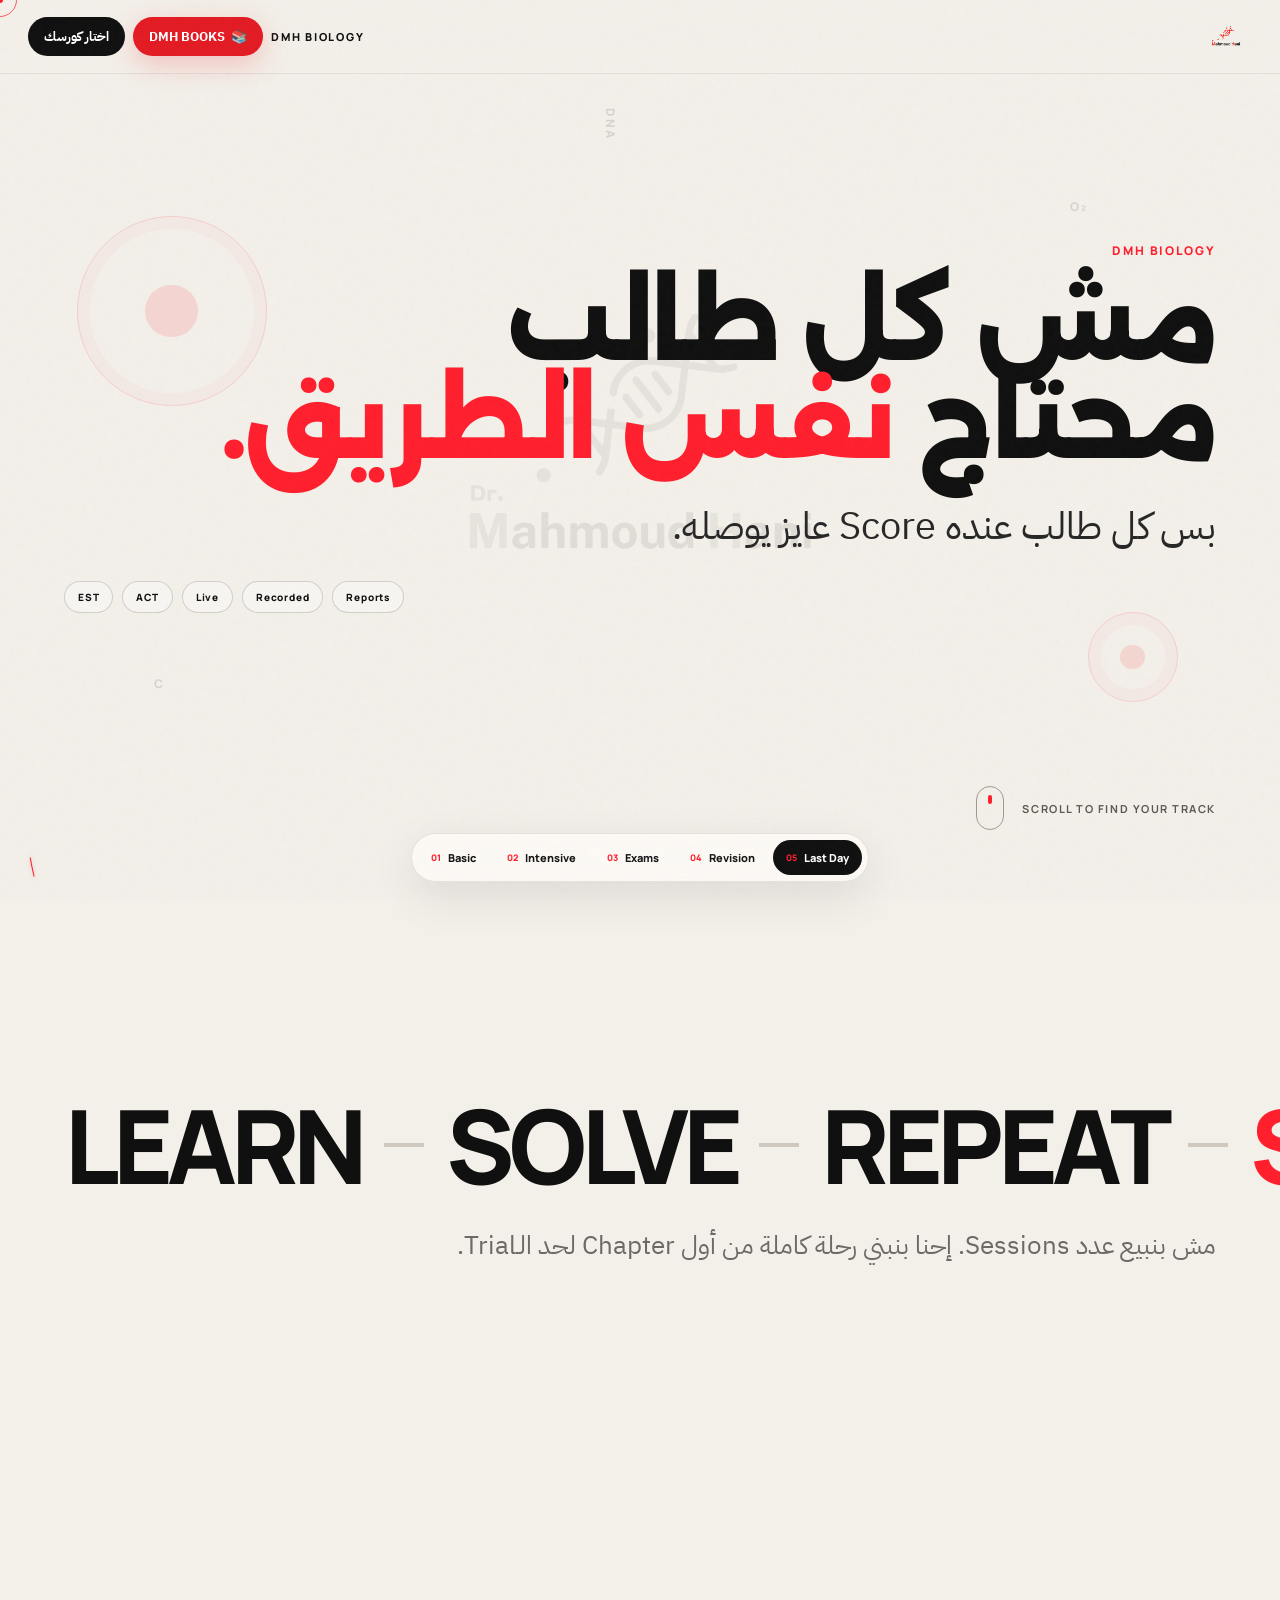
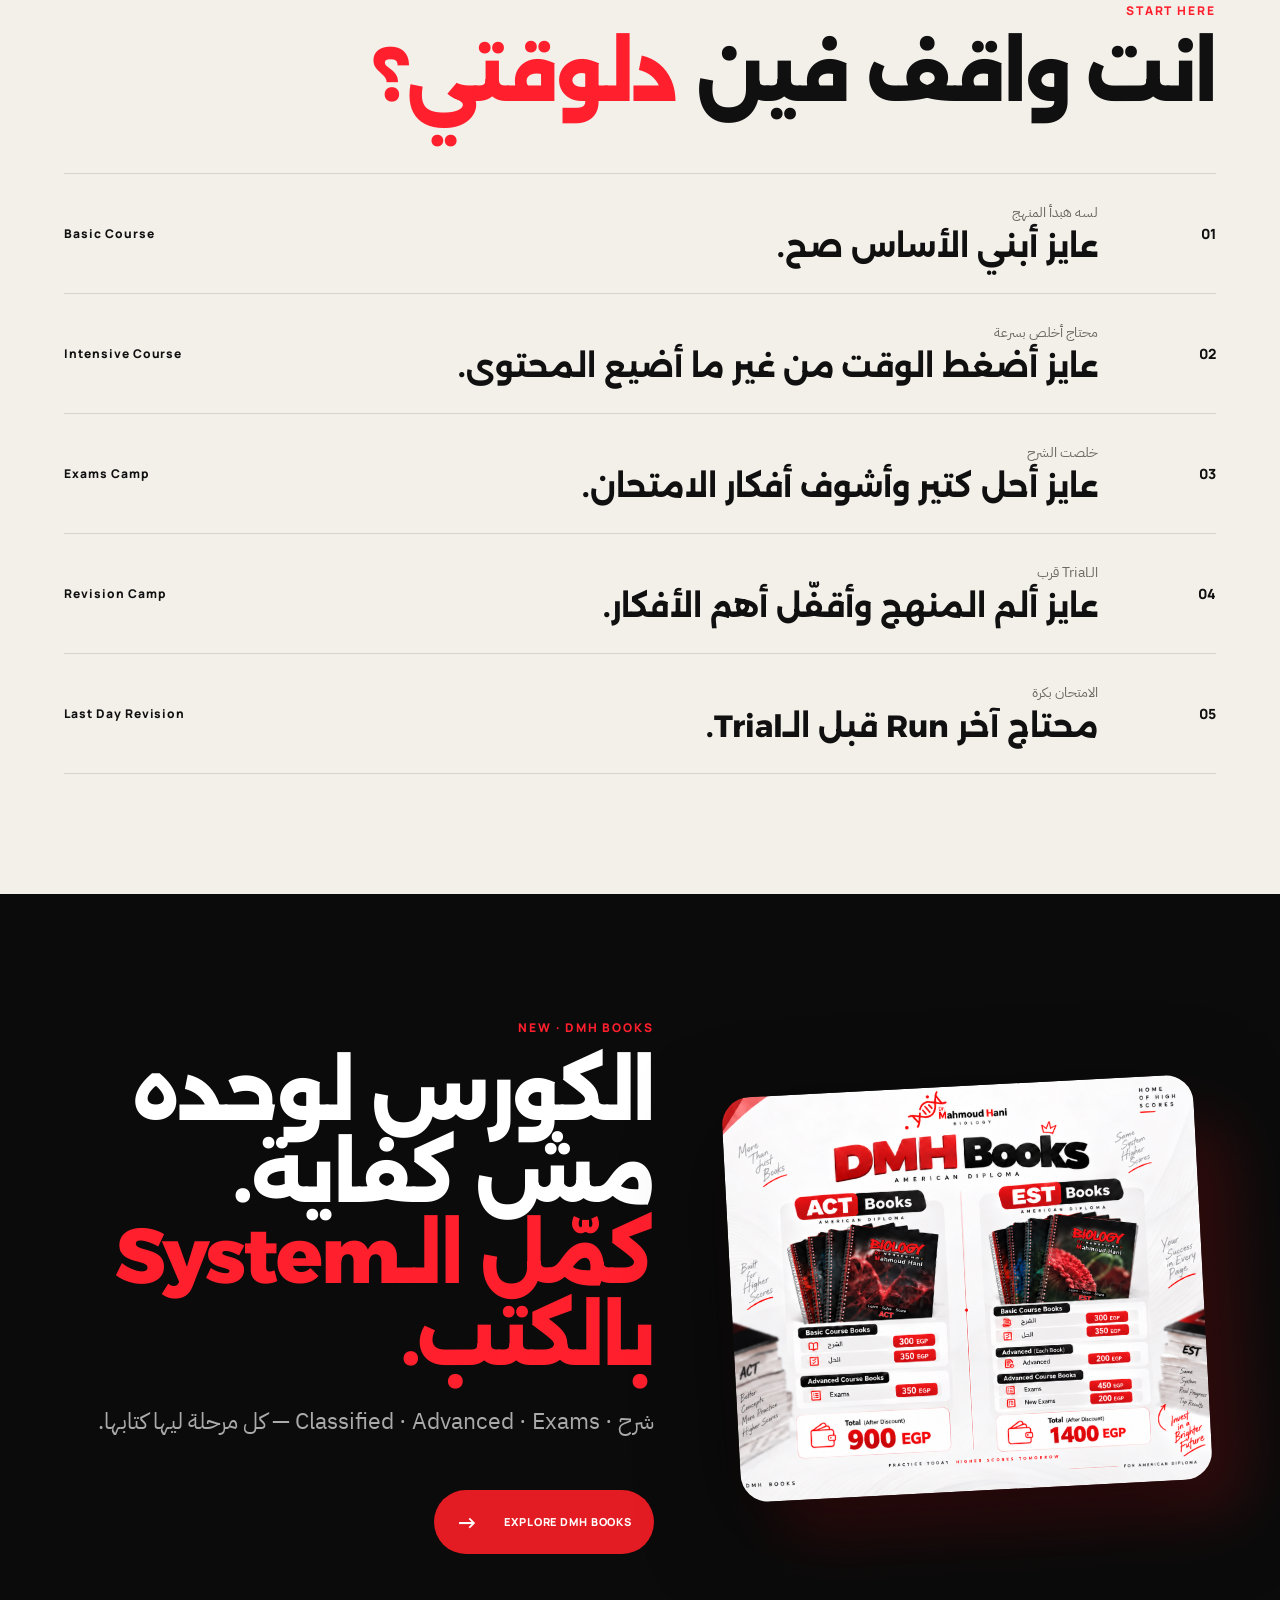
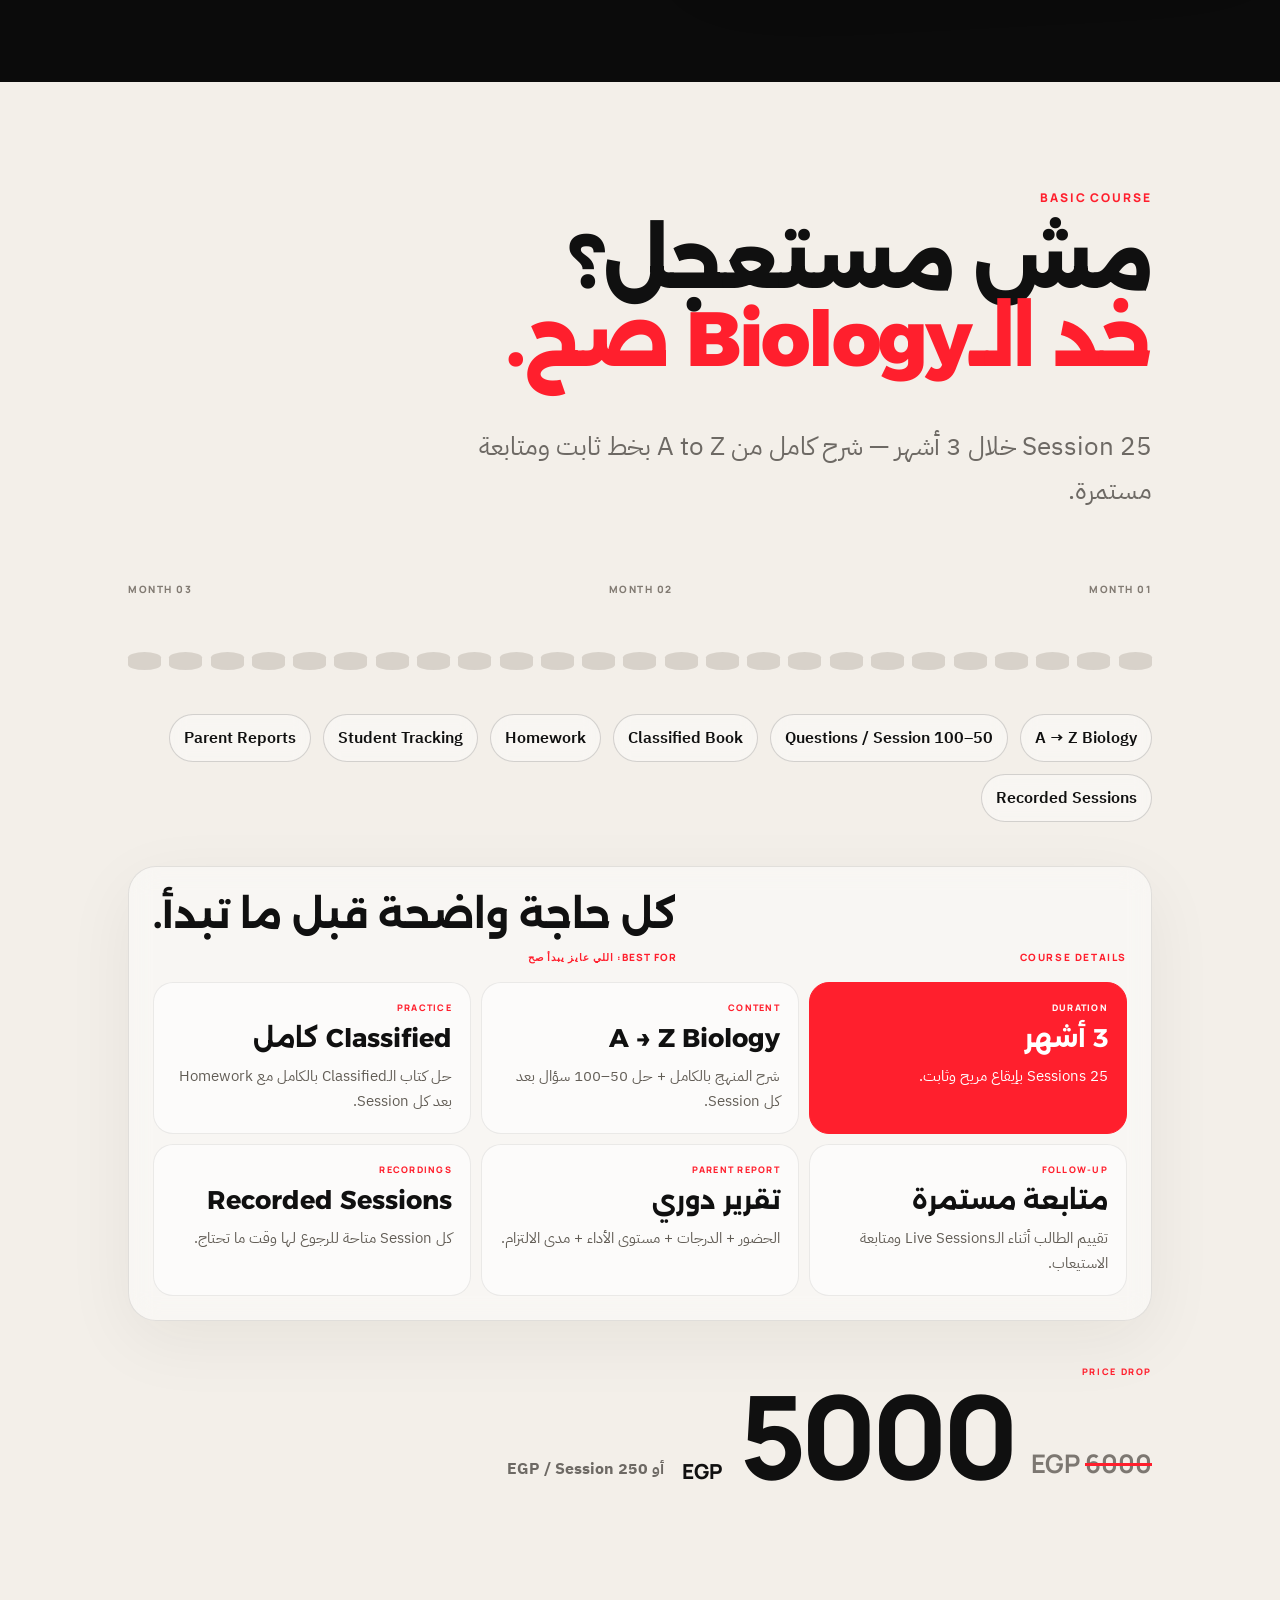
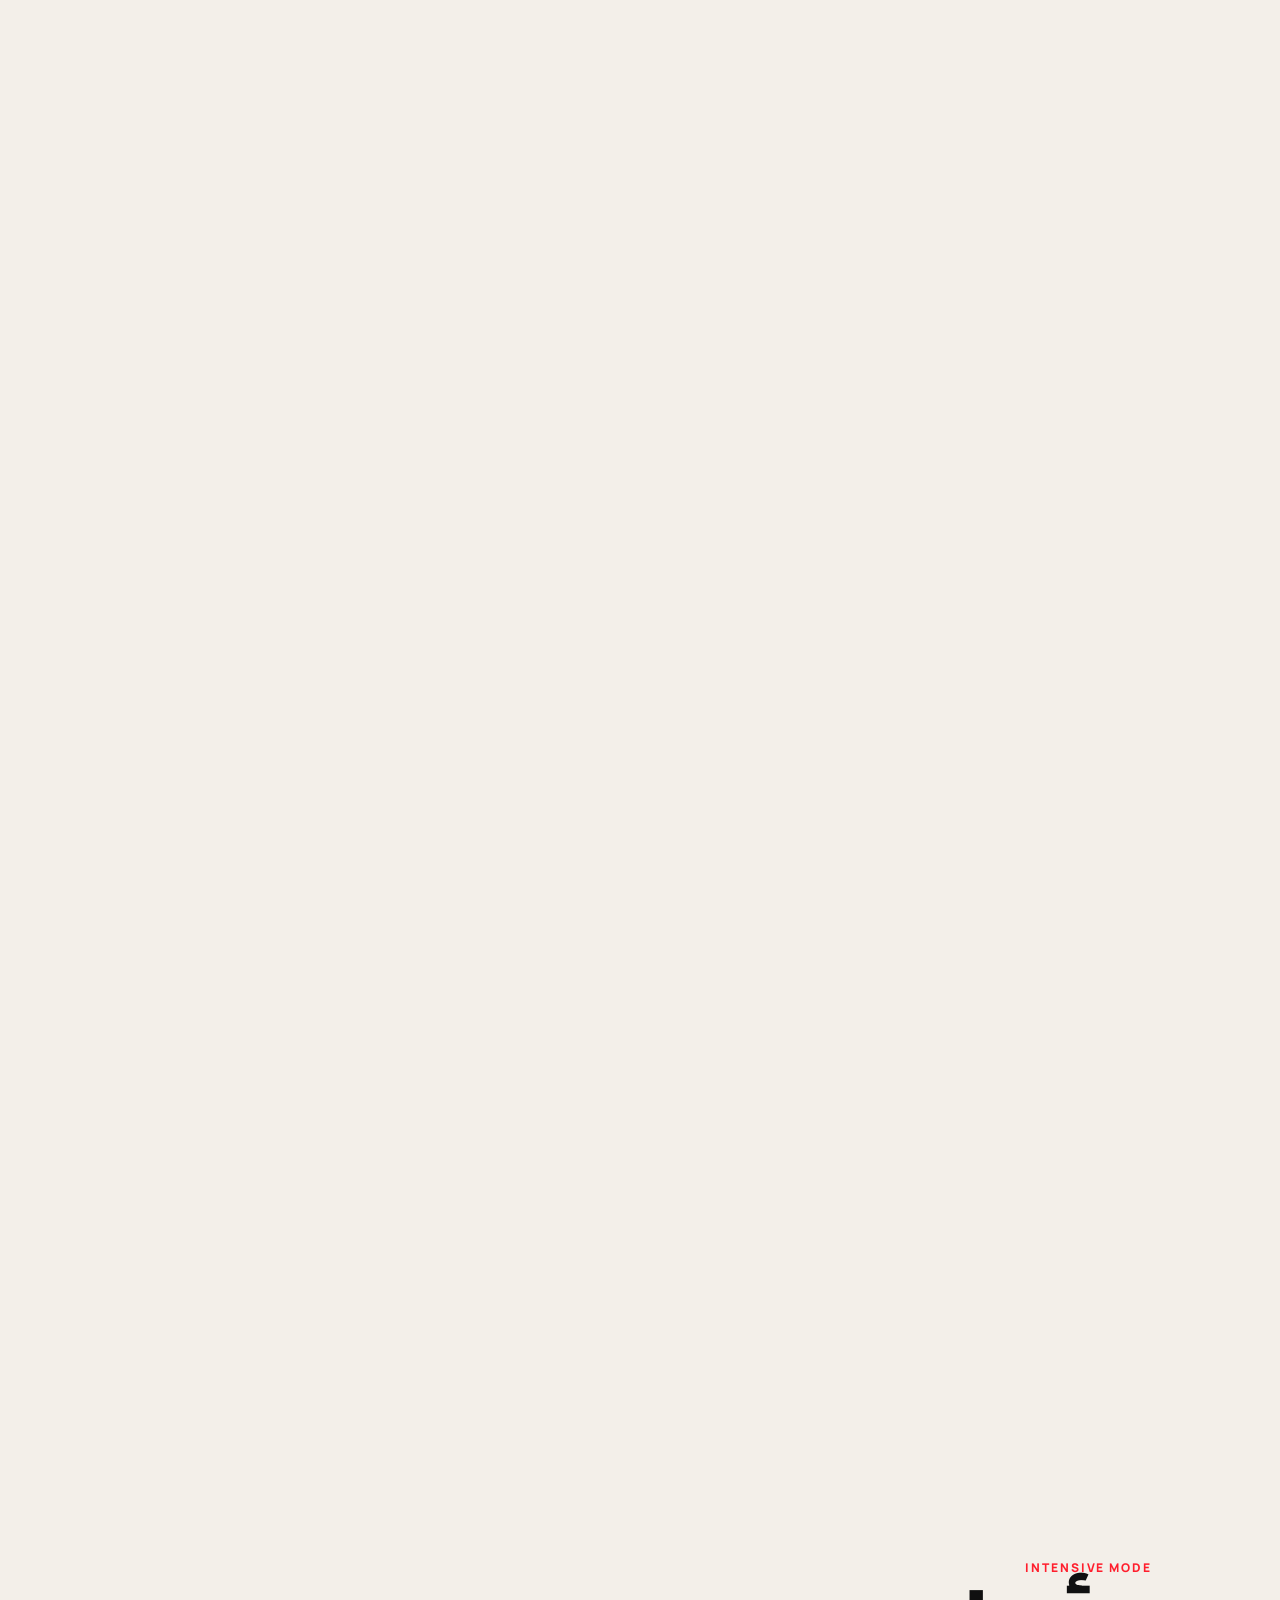
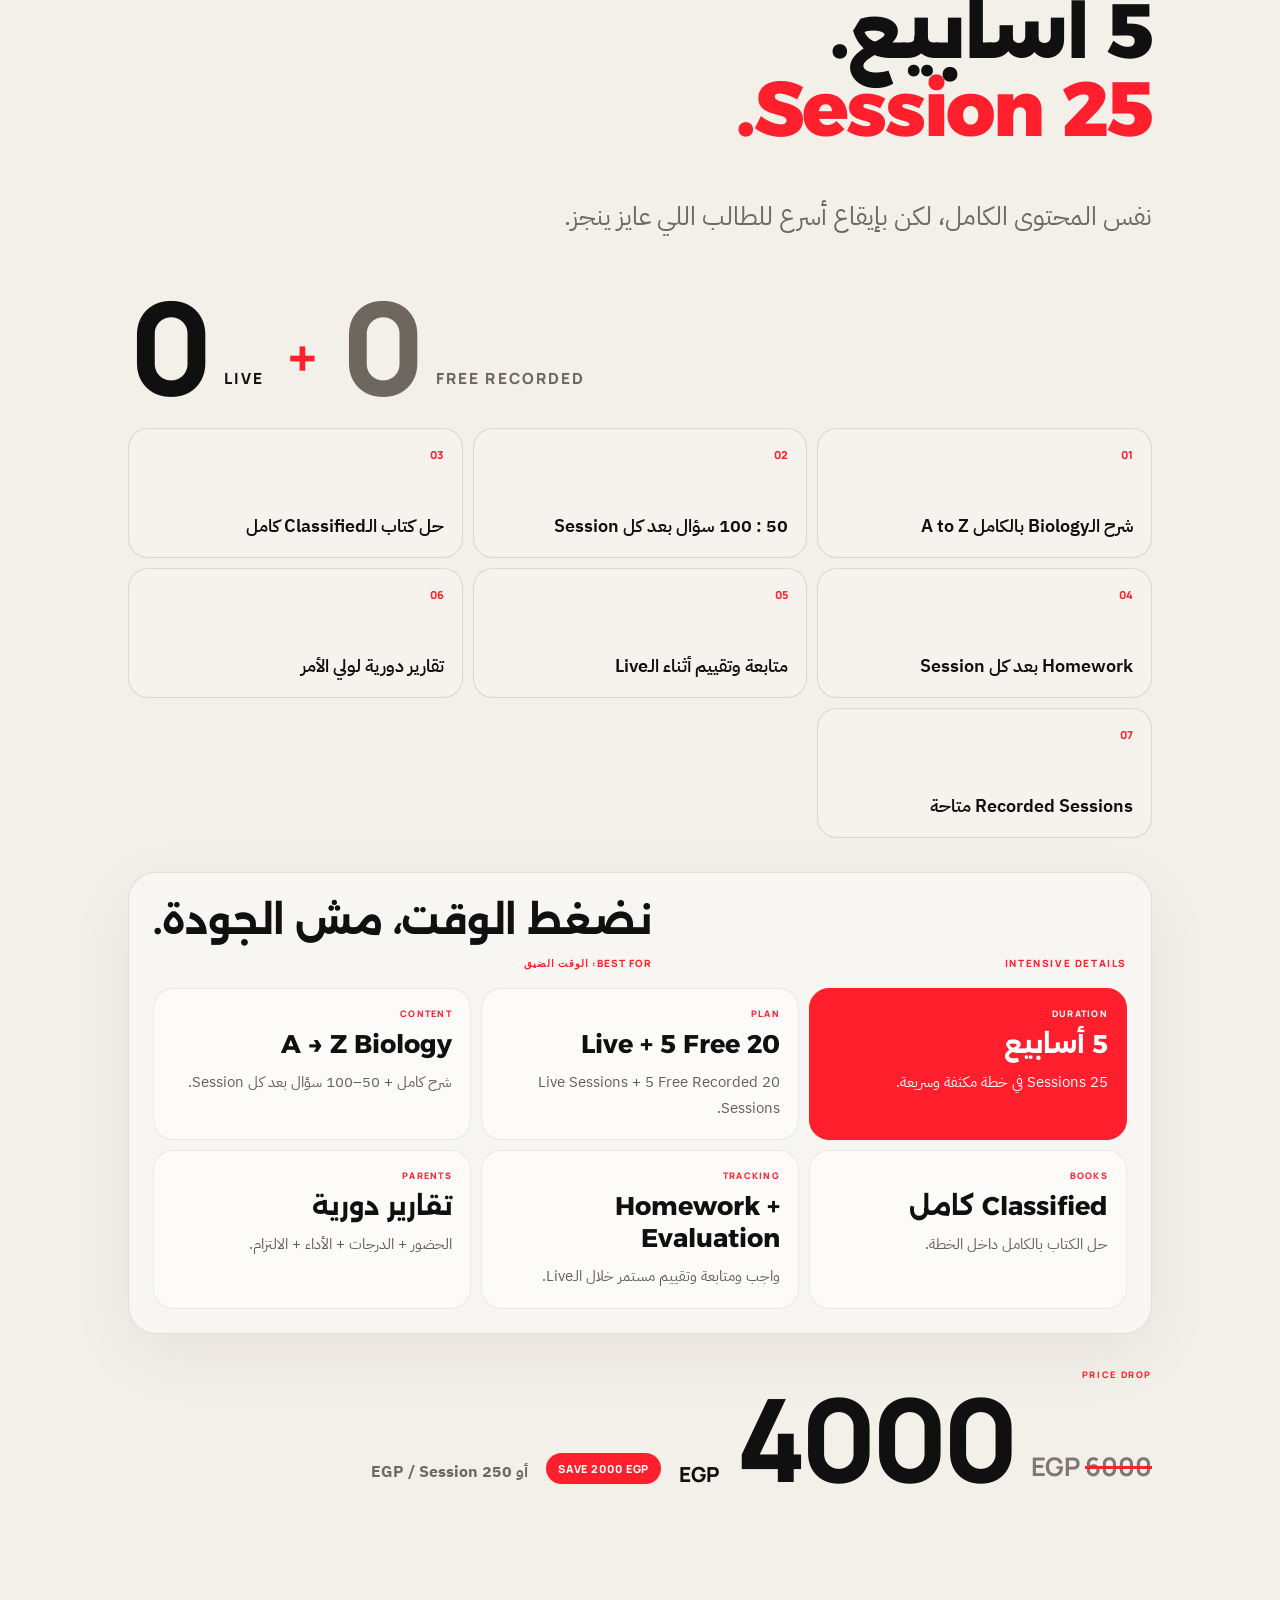
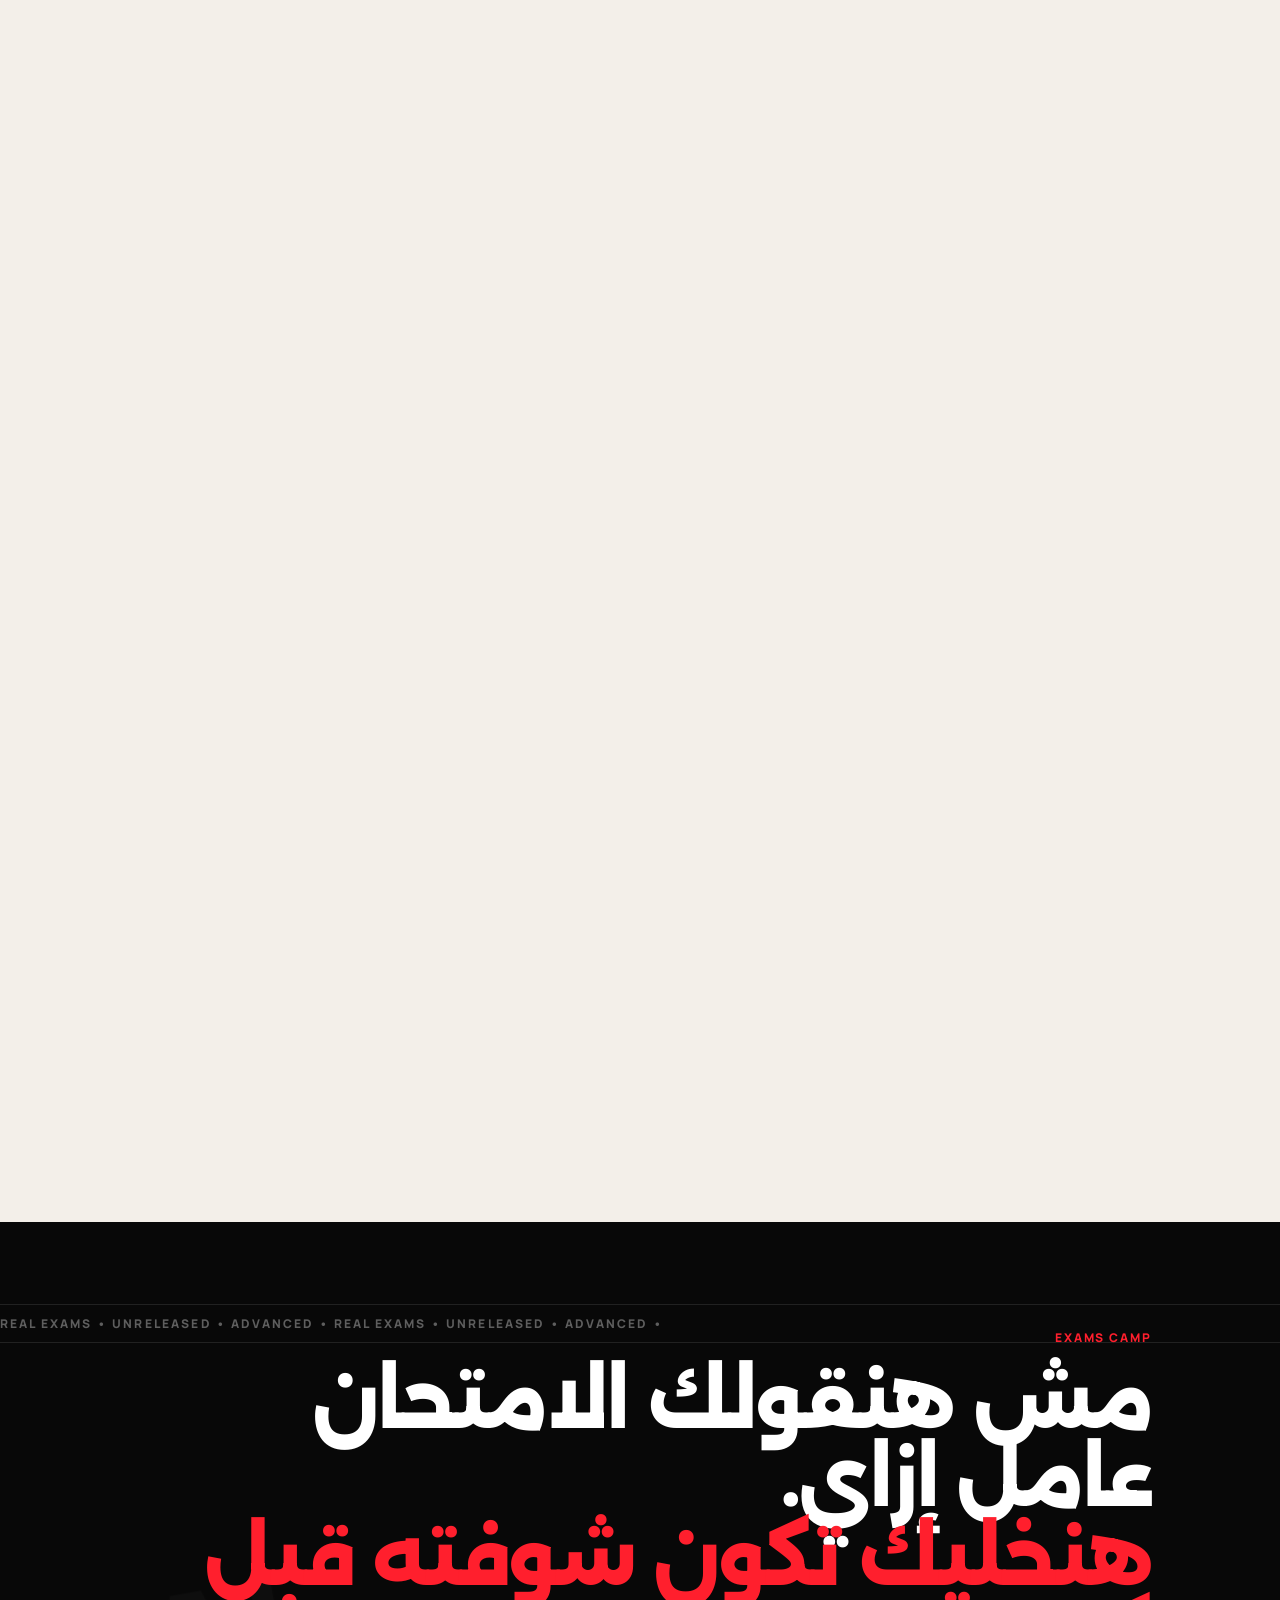
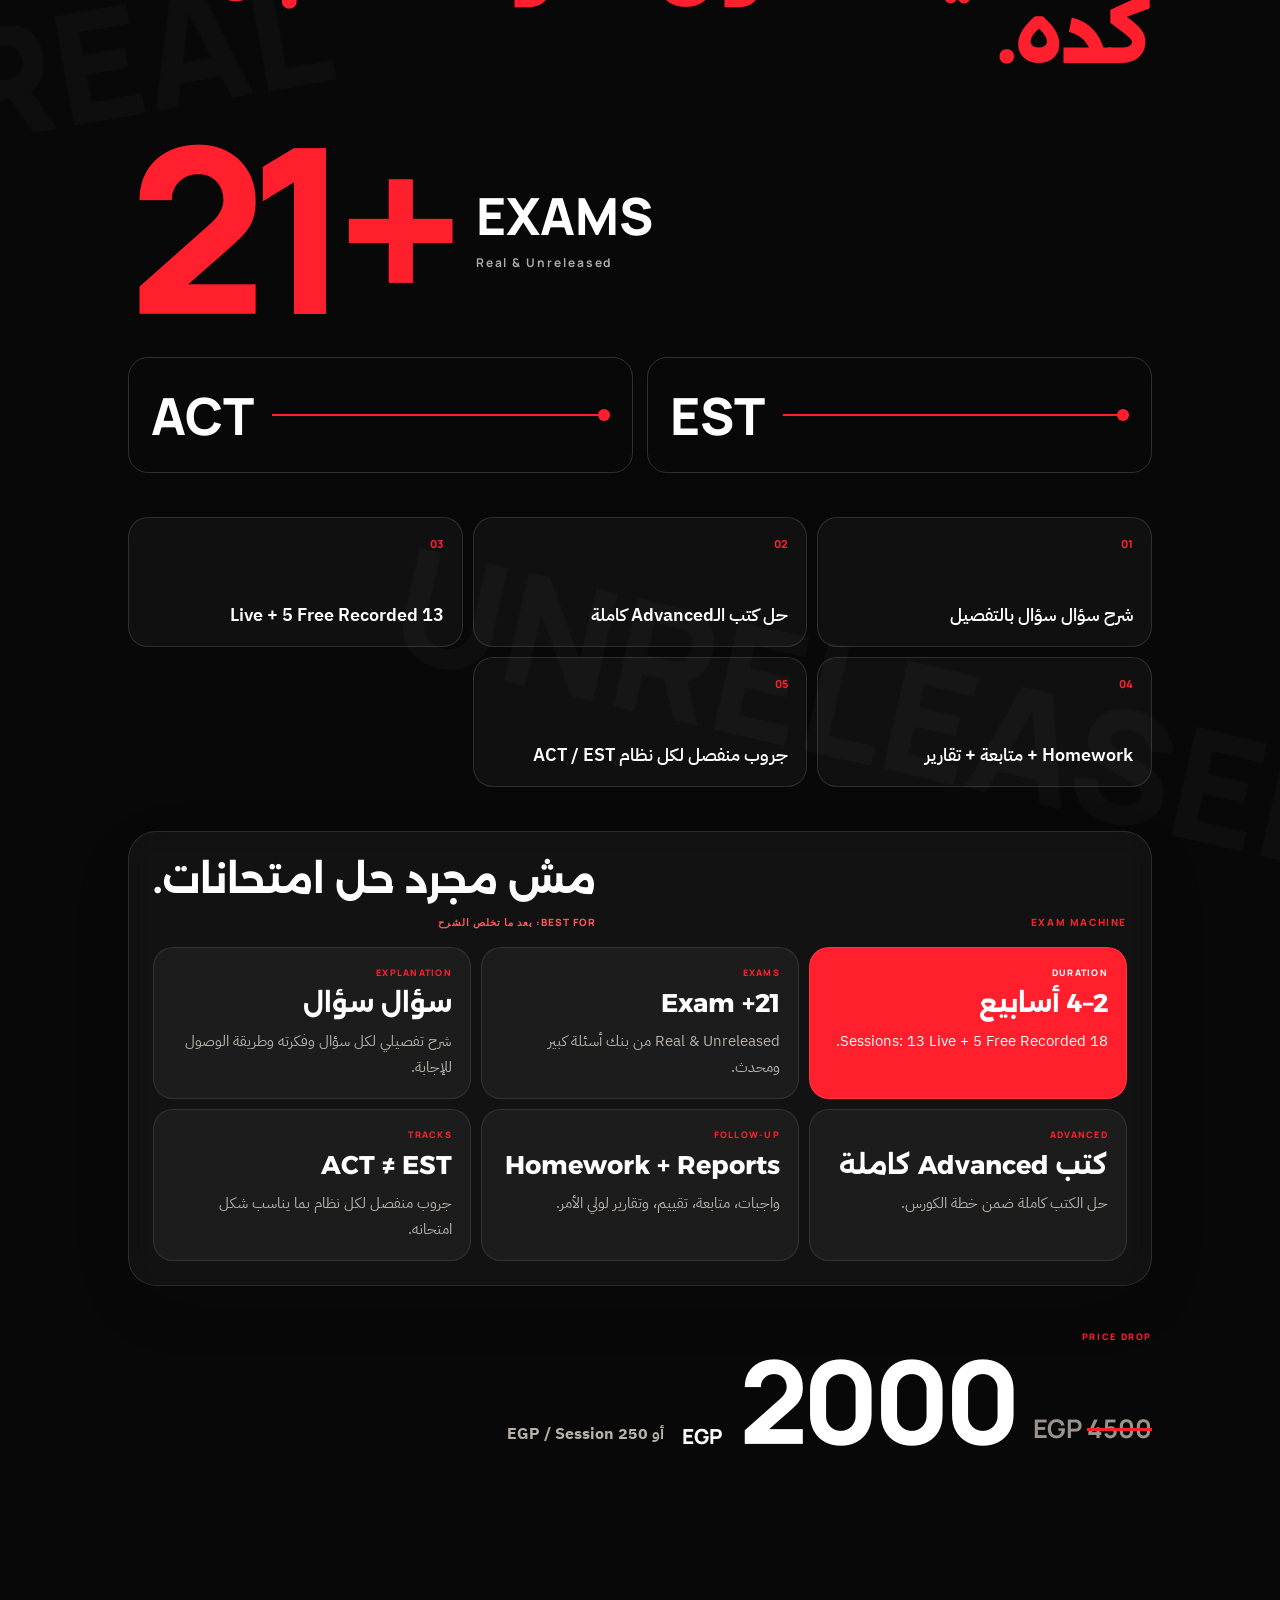
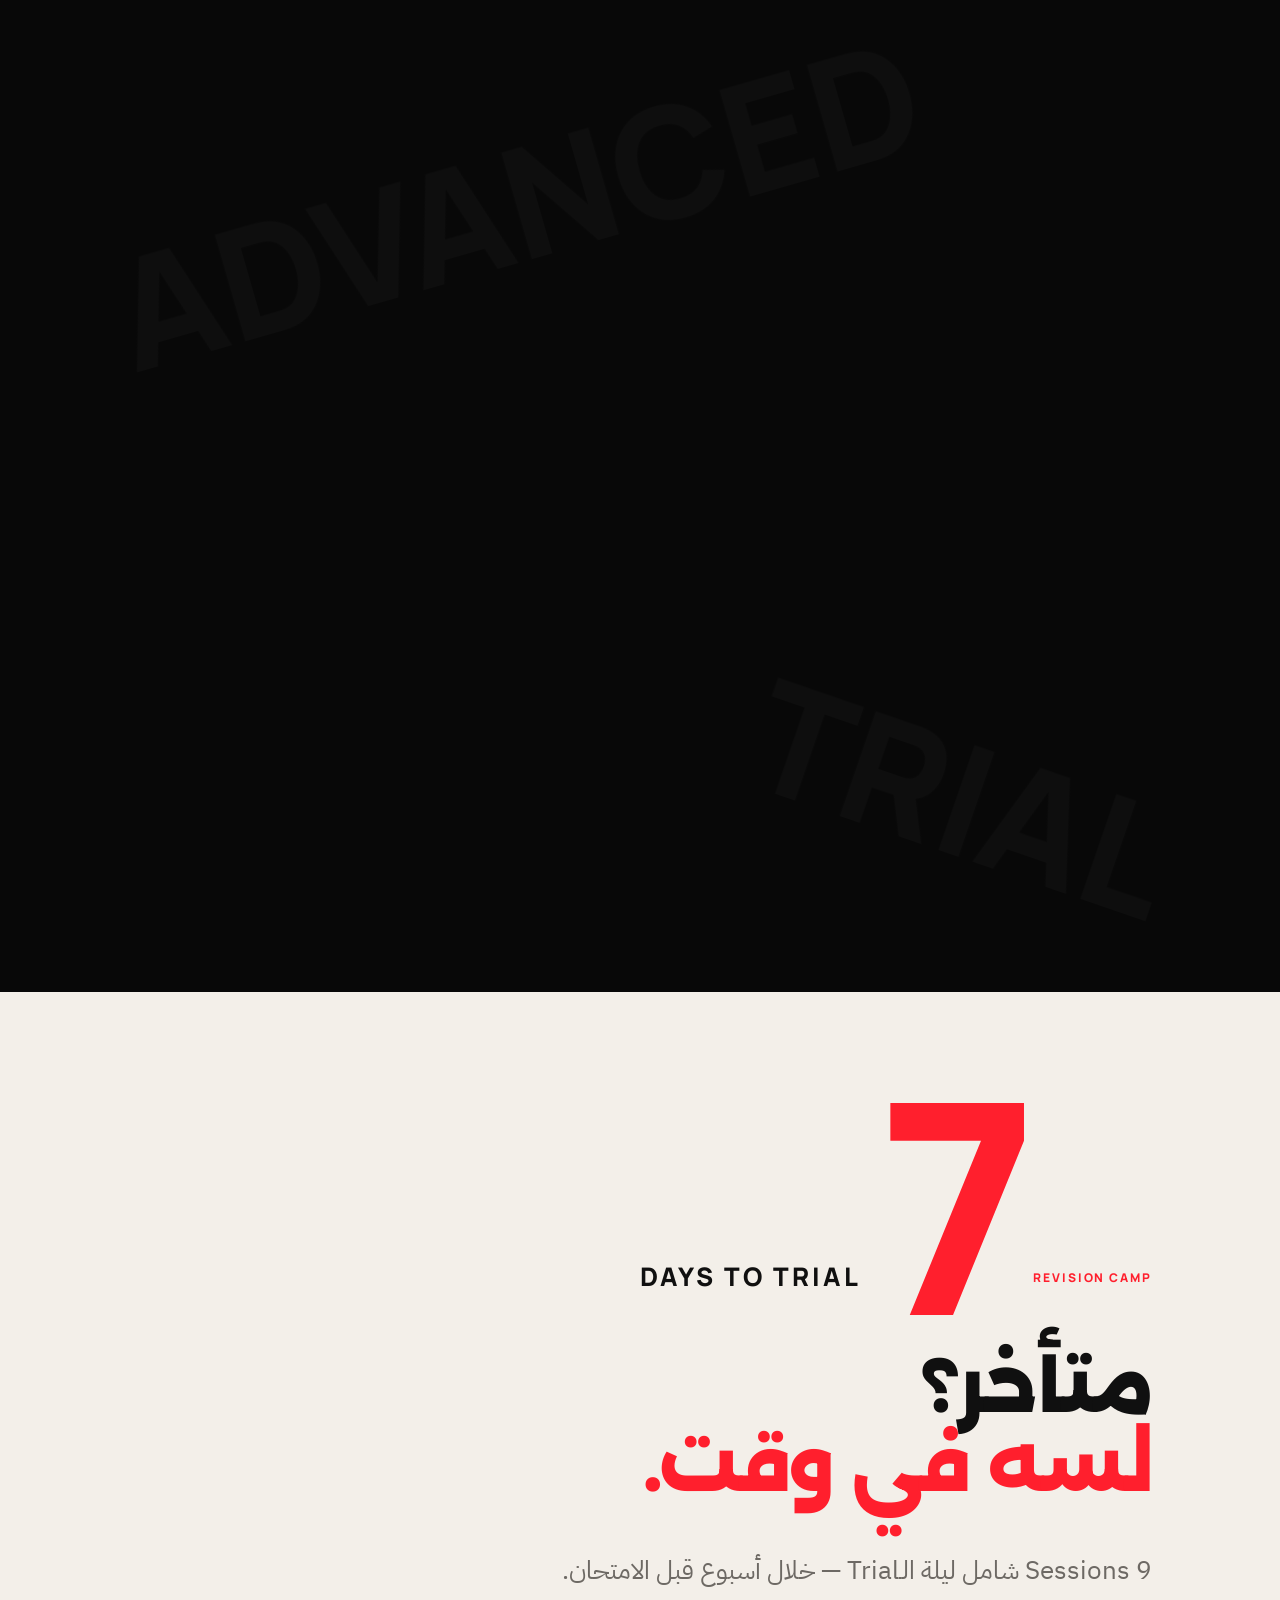
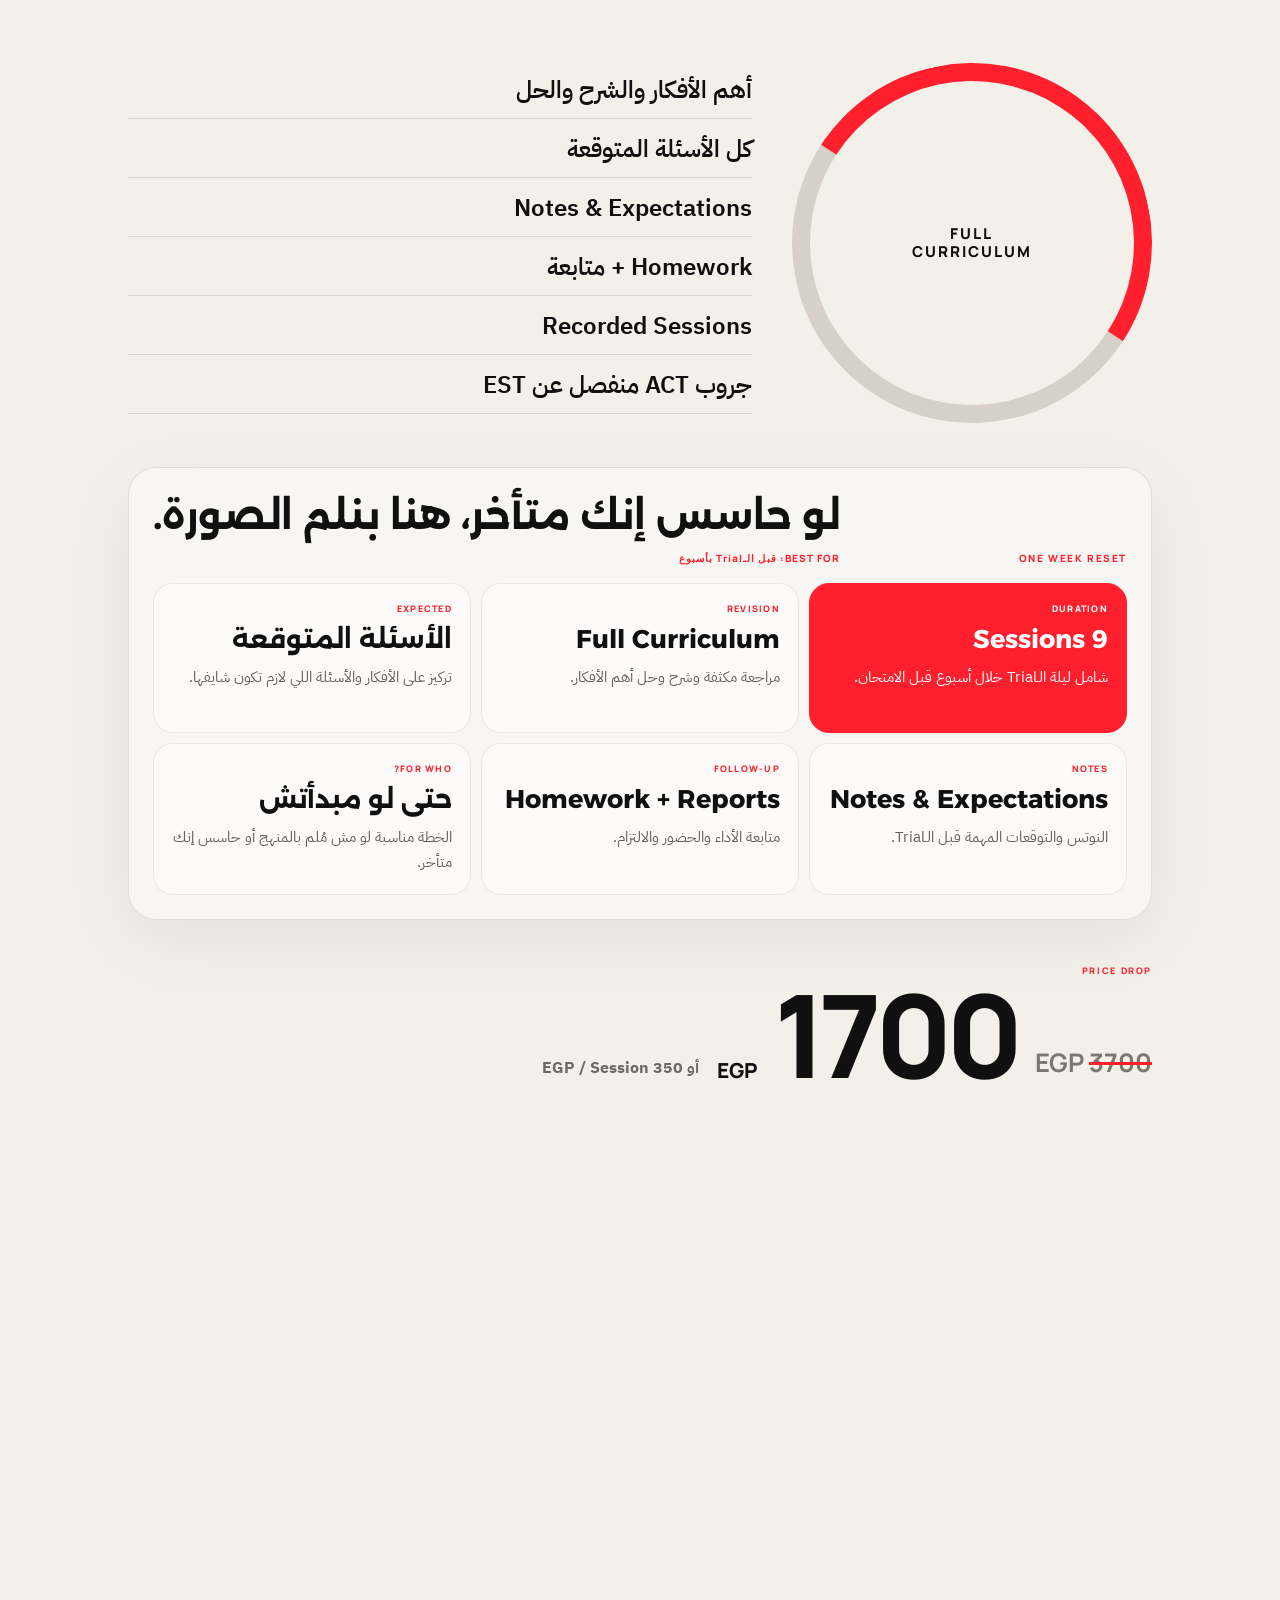
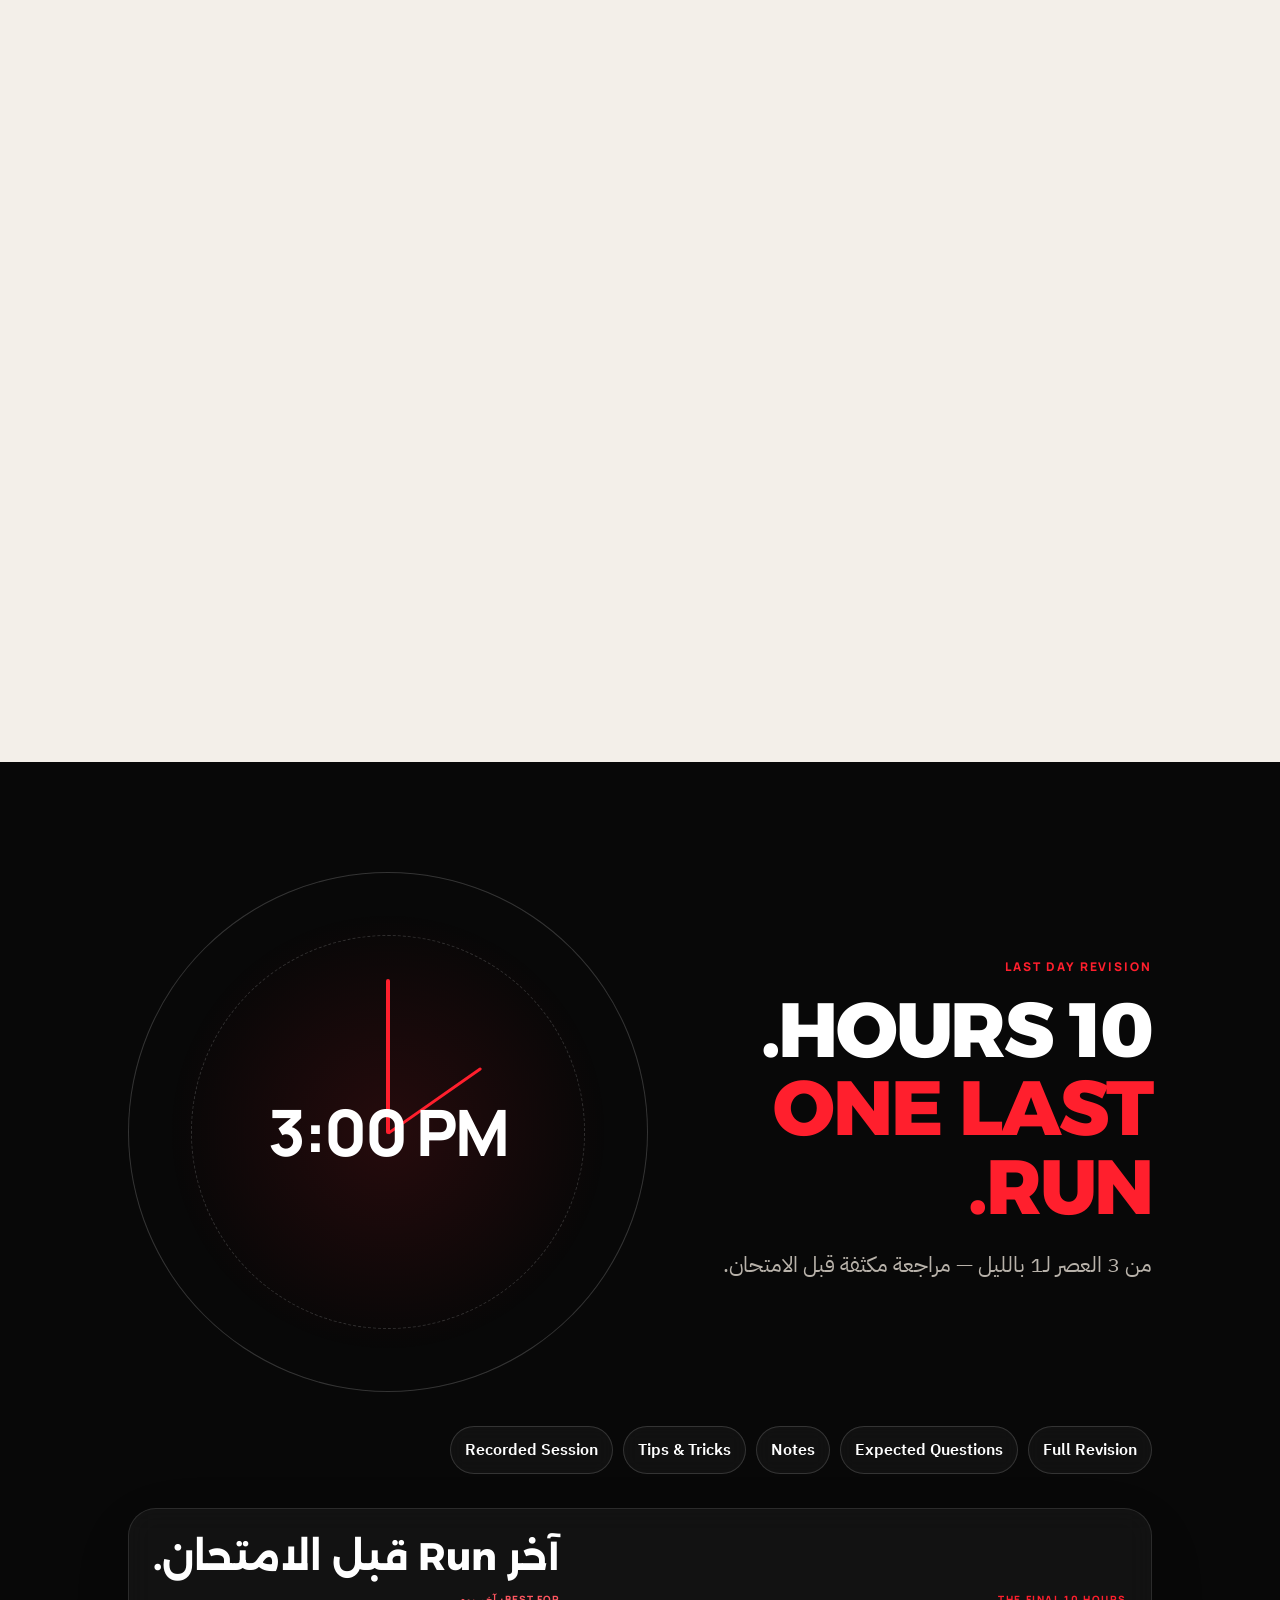
<file: index.html>
<!DOCTYPE html>
<html lang="ar" dir="rtl">
<head>
  <meta charset="UTF-8" />
  <meta name="viewport" content="width=device-width, initial-scale=1.0" />
  <meta name="theme-color" content="#f4f0eb" />
  <meta name="description" content="DMH Biology Courses — اختار الطريق المناسب ليك في الـBiology." />
  <title>DMH Biology | Courses</title>

  <link rel="preconnect" href="https://fonts.googleapis.com">
  <link rel="preconnect" href="https://fonts.gstatic.com" crossorigin>
  <link href="https://fonts.googleapis.com/css2?family=Alexandria:wght@400;500;600;700;800&family=IBM+Plex+Sans+Arabic:wght@400;500;600;700&family=Manrope:wght@500;600;700;800&display=swap" rel="stylesheet">

  <link rel="stylesheet" href="styles.css" />
  <style>
    .topbar-right{display:flex;align-items:center;gap:8px}
    .books-mini{background:#e31b23!important;color:#fff!important;border-color:#e31b23!important}
    @media(max-width:720px){
      .topbar-right .micro{display:none}
      .topbar-right{gap:6px}
      .topbar-right .mini-cta{font-size:10px;padding:9px 10px}
    }
  </style>
  <style>
    .books-mini{
      background:#e31b23!important;
      color:#fff!important;
      border-color:#e31b23!important;
      box-shadow:0 8px 28px rgba(227,27,35,.22);
      display:inline-flex!important;align-items:center;gap:6px
    }
    .books-teaser{
      min-height:78vh;
      display:grid;
      grid-template-columns:.9fr 1.1fr;
      gap:clamp(30px,6vw,90px);
      align-items:center;
      padding:clamp(90px,10vw,150px) clamp(18px,6vw,90px);
      background:#0b0b0b;
      color:#fff;
      overflow:hidden;
    }
    .books-teaser-visual{
      position:relative;
      transform:rotate(-3deg);
    }
    .books-teaser-visual:before{
      content:"";
      position:absolute;inset:12% -6% -8% 8%;
      border-radius:32px;background:#e31b23;opacity:.24;filter:blur(30px)
    }
    .books-teaser-visual img{
      position:relative;width:100%;display:block;border-radius:28px;
      box-shadow:0 30px 90px rgba(0,0,0,.5);
    }
    .books-teaser-copy h2{
      font-family:"Alexandria";font-size:clamp(42px,6vw,88px);line-height:1.06;margin:12px 0 24px
    }
    .books-teaser-copy>p:not(.eyebrow){color:#aaa;font-size:clamp(17px,2vw,23px);line-height:1.7}
    .books-main-cta{
      margin-top:26px;display:inline-flex;align-items:center;gap:25px;
      background:#e31b23;color:#fff;text-decoration:none;padding:17px 22px;
      border-radius:999px;font:800 11px "Manrope";letter-spacing:.08em
    }
    .books-main-cta b{font-size:22px}
    @media(max-width:820px){
      .books-teaser{grid-template-columns:1fr;min-height:auto;padding:90px 14px}
      .books-teaser-visual{order:2;transform:rotate(-1deg)}
      .books-teaser-copy h2{font-size:12vw}
      .books-main-cta{width:100%;justify-content:space-between}
      .topbar-right .books-mini{font-size:9px!important;padding:9px 10px!important}
      .topbar-right .books-mini span{display:none}
    }
  </style>
</head>
<body>
  <div class="scroll-progress"><i></i></div>
  <div class="cursor-dot"></div><div class="cursor-ring"></div>
  <div class="scene-flash" aria-hidden="true"></div>
  <div class="bio-floaters" aria-hidden="true">
    <span class="cell c1"></span><span class="cell c2"></span>
    <span class="molecule m1">C</span><span class="molecule m2">O₂</span>
    <span class="micro-dna">DNA</span>
  </div>
  <div class="noise"></div>

  <header class="topbar">
    <a class="brand" href="#hero" aria-label="DMH Biology">
      <img src="dmh-logo.png" alt="DMH Biology logo" />
    </a>
    <div class="topbar-right">
      <span class="micro">DMH BIOLOGY</span>
      <a class="mini-cta books-mini" href="books.html"><span>📚</span> DMH BOOKS</a>
      <a class="mini-cta" href="#choose">اختار كورسك</a>
    </div>
  </header>

  <nav class="course-nav" aria-label="Course navigation">
    <a href="#basic"><span>01</span> Basic</a>
    <a href="#intensive"><span>02</span> Intensive</a>
    <a href="#exams"><span>03</span> Exams</a>
    <a href="#revision"><span>04</span> Revision</a>
    <a href="#lastday"><span>05</span> Last Day</a>
  </nav>


  <div class="rail" aria-hidden="true">
    <svg viewBox="0 0 100 1800" preserveAspectRatio="none">
      <path id="dnaRailPath" d="M50 0 C10 100,90 200,50 300 S10 500,50 600 S90 800,50 900 S10 1100,50 1200 S90 1400,50 1500 S10 1700,50 1800" />
    </svg>
  </div>

  <main>
    <section class="hero scene" id="hero" data-scene="hero">
      <div class="hero-mark">
        <img src="dmh-logo.png" alt="" />
      </div>

      <div class="hero-copy">
        <p class="eyebrow">DMH BIOLOGY</p>
        <h1>
          مش كل طالب<br>
          محتاج <span class="accent">نفس الطريق.</span>
        </h1>
        <p class="hero-sub">
          بس كل طالب عنده Score عايز يوصله.
        </p>

        <div class="hero-chips">
          <span>EST</span><span>ACT</span><span>Live</span><span>Recorded</span><span>Reports</span>
        </div>

      </div>

      <div class="hero-bottom">
        <span>SCROLL TO FIND YOUR TRACK</span>
        <div class="scroll-cue"><i></i></div>
      </div>
    </section>


    <section class="manifesto scene">
      <div class="manifesto-track">
        <span>LEARN</span><i></i><span>SOLVE</span><i></i><span>REPEAT</span><i></i><span class="hot">SCORE.</span>
      </div>
      <p>مش بنبيع عدد Sessions. إحنا بنبني رحلة كاملة من أول Chapter لحد الـTrial.</p>
    </section>

    <section class="choose scene" id="choose">
      <div class="section-head">
        <p class="eyebrow">START HERE</p>
        <h2>انت واقف فين <span class="accent">دلوقتي؟</span></h2>
      </div>

      <div class="paths">
        <a href="#basic" class="path-card">
          <span class="path-index">01</span>
          <div>
            <small>لسه هبدأ المنهج</small>
            <strong>عايز أبني الأساس صح.</strong>
          </div>
          <b>Basic Course</b>
        </a>

        <a href="#intensive" class="path-card">
          <span class="path-index">02</span>
          <div>
            <small>محتاج أخلص بسرعة</small>
            <strong>عايز أضغط الوقت من غير ما أضيع المحتوى.</strong>
          </div>
          <b>Intensive Course</b>
        </a>

        <a href="#exams" class="path-card">
          <span class="path-index">03</span>
          <div>
            <small>خلصت الشرح</small>
            <strong>عايز أحل كتير وأشوف أفكار الامتحان.</strong>
          </div>
          <b>Exams Camp</b>
        </a>

        <a href="#revision" class="path-card">
          <span class="path-index">04</span>
          <div>
            <small>الـTrial قرب</small>
            <strong>عايز ألم المنهج وأقفّل أهم الأفكار.</strong>
          </div>
          <b>Revision Camp</b>
        </a>

        <a href="#lastday" class="path-card danger">
          <span class="path-index">05</span>
          <div>
            <small>الامتحان بكرة</small>
            <strong>محتاج آخر Run قبل الـTrial.</strong>
          </div>
          <b>Last Day Revision</b>
        </a>
      </div>
    </section>


    <section class="books-teaser scene" id="books-teaser">
      <div class="books-teaser-visual">
        <img src="books-poster.png" alt="DMH ACT and EST Books" />
      </div>
      <div class="books-teaser-copy">
        <p class="eyebrow">NEW · DMH BOOKS</p>
        <h2>الكورس لوحده مش كفاية.<br><span class="accent">كمّل الـSystem بالكتب.</span></h2>
        <p>شرح · Classified · Advanced · Exams — كل مرحلة ليها كتابها.</p>
        <a href="books.html" class="books-main-cta">
          <span>EXPLORE DMH BOOKS</span>
          <b>→</b>
        </a>
      </div>
    </section>

    <!-- BASIC -->
    <section class="course basic scene" id="basic" data-course="basic">
      <div class="course-sticky">
        <div class="course-intro">
          <p class="eyebrow">BASIC COURSE</p>
          <h2>مش مستعجل؟<br><span class="accent">خد الـBiology صح.</span></h2>
          <p class="lede">25 Session خلال 3 أشهر — شرح كامل من A to Z بخط ثابت ومتابعة مستمرة.</p>
        </div>

        <div class="timeline-visual">
          <div class="timeline-labels">
            <span>MONTH 01</span><span>MONTH 02</span><span>MONTH 03</span>
          </div>
          <div class="session-dots" id="basicDots"></div>
        </div>

        <div class="feature-orbit">
          <span>A → Z Biology</span>
          <span>50–100 Questions / Session</span>
          <span>Classified Book</span>
          <span>Homework</span>
          <span>Student Tracking</span>
          <span>Parent Reports</span>
          <span>Recorded Sessions</span>
        </div>

        
        <div class="detail-board" data-detail>
          <div class="detail-title">
            <span>COURSE DETAILS</span>
            <h3>كل حاجة واضحة قبل ما تبدأ.<em class="best-for">BEST FOR: اللي عايز يبدأ صح</em></h3>
          </div>
          <div class="detail-grid">
            <div class="detail-card hero-detail"><small>DURATION</small><strong>3 أشهر</strong><p>25 Sessions بإيقاع مريح وثابت.</p></div>
            <div class="detail-card"><small>CONTENT</small><strong>A → Z Biology</strong><p>شرح المنهج بالكامل + حل 50–100 سؤال بعد كل Session.</p></div>
            <div class="detail-card"><small>PRACTICE</small><strong>Classified كامل</strong><p>حل كتاب الـClassified بالكامل مع Homework بعد كل Session.</p></div>
            <div class="detail-card"><small>FOLLOW-UP</small><strong>متابعة مستمرة</strong><p>تقييم الطالب أثناء الـLive Sessions ومتابعة الاستيعاب.</p></div>
            <div class="detail-card"><small>PARENT REPORT</small><strong>تقرير دوري</strong><p>الحضور + الدرجات + مستوى الأداء + مدى الالتزام.</p></div>
            <div class="detail-card"><small>RECORDINGS</small><strong>Recorded Sessions</strong><p>كل Session متاحة للرجوع لها وقت ما تحتاج.</p></div>
          </div>
        </div>

        <div class="price-stage">
          <div class="old-price"><span>6000</span> EGP</div>
          <div class="new-price">5000 <small>EGP</small></div>
          <div class="session-price">أو 250 EGP / Session</div>
        </div>
      </div>
    </section>

    <!-- INTENSIVE -->
    <section class="course intensive scene" id="intensive" data-course="intensive">
      <div class="course-sticky split-layout">
        <div class="course-intro">
          <p class="eyebrow">INTENSIVE MODE</p>
          <h2>5 أسابيع.<br><span class="accent">25 Session.</span></h2>
          <p class="lede">نفس المحتوى الكامل، لكن بإيقاع أسرع للطالب اللي عايز ينجز.</p>
        </div>

        <div class="counter-stack">
          <div class="big-counter"><span data-count="20">0</span><small>LIVE</small></div>
          <div class="plus">+</div>
          <div class="big-counter soft"><span data-count="5">0</span><small>FREE RECORDED</small></div>
        </div>

        <div class="feature-grid">
          <article><b>01</b><span>شرح الـBiology بالكامل A to Z</span></article>
          <article><b>02</b><span>50 : 100 سؤال بعد كل Session</span></article>
          <article><b>03</b><span>حل كتاب الـClassified كامل</span></article>
          <article><b>04</b><span>Homework بعد كل Session</span></article>
          <article><b>05</b><span>متابعة وتقييم أثناء الـLive</span></article>
          <article><b>06</b><span>تقارير دورية لولي الأمر</span></article>
          <article><b>07</b><span>Recorded Sessions متاحة</span></article>
        </div>

        
        <div class="detail-board" data-detail>
          <div class="detail-title">
            <span>INTENSIVE DETAILS</span>
            <h3>نضغط الوقت، مش الجودة.<em class="best-for">BEST FOR: الوقت الضيق</em></h3>
          </div>
          <div class="detail-grid">
            <div class="detail-card hero-detail"><small>DURATION</small><strong>5 أسابيع</strong><p>25 Sessions في خطة مكثفة وسريعة.</p></div>
            <div class="detail-card"><small>PLAN</small><strong>20 Live + 5 Free</strong><p>20 Live Sessions + 5 Free Recorded Sessions.</p></div>
            <div class="detail-card"><small>CONTENT</small><strong>A → Z Biology</strong><p>شرح كامل + 50–100 سؤال بعد كل Session.</p></div>
            <div class="detail-card"><small>BOOKS</small><strong>Classified كامل</strong><p>حل الكتاب بالكامل داخل الخطة.</p></div>
            <div class="detail-card"><small>TRACKING</small><strong>Homework + Evaluation</strong><p>واجب ومتابعة وتقييم مستمر خلال الـLive.</p></div>
            <div class="detail-card"><small>PARENTS</small><strong>تقارير دورية</strong><p>الحضور + الدرجات + الأداء + الالتزام.</p></div>
          </div>
        </div>

        <div class="price-stage">
          <div class="old-price"><span>6000</span> EGP</div>
          <div class="new-price">4000 <small>EGP</small></div>
          <div class="save-pill">SAVE 2000 EGP</div>
          <div class="session-price">أو 250 EGP / Session</div>
        </div>
      </div>
    </section>

    <!-- EXAMS -->
    <section class="course exams scene dark" id="exams" data-course="exams">
      <div class="kinetic-marquee" aria-hidden="true">
        <div>REAL EXAMS • UNRELEASED • ADVANCED • REAL EXAMS • UNRELEASED • ADVANCED • </div>
      </div>

      <div class="exam-papers" aria-hidden="true">
        <span>REAL</span><span>UNRELEASED</span><span>ADVANCED</span><span>TRIAL</span>
      </div>

      <div class="course-sticky">
        <div class="course-intro">
          <p class="eyebrow">EXAMS CAMP</p>
          <h2>مش هنقولك الامتحان عامل إزاي.<br><span class="accent">هنخليك تكون شوفته قبل كده.</span></h2>
        </div>

        <div class="mega-stat">
          <span class="mega-num">21+</span>
          <div>
            <strong>EXAMS</strong>
            <small>Real & Unreleased</small>
          </div>
        </div>

        <div class="dual-track">
          <div class="track">
            <span>ACT</span>
            <i></i>
          </div>
          <div class="track">
            <span>EST</span>
            <i></i>
          </div>
        </div>

        <div class="feature-grid">
          <article><b>01</b><span>شرح سؤال سؤال بالتفصيل</span></article>
          <article><b>02</b><span>حل كتب الـAdvanced كاملة</span></article>
          <article><b>03</b><span>13 Live + 5 Free Recorded</span></article>
          <article><b>04</b><span>Homework + متابعة + تقارير</span></article>
          <article><b>05</b><span>جروب منفصل لكل نظام ACT / EST</span></article>
        </div>

        
        <div class="detail-board glass-dark" data-detail>
          <div class="detail-title">
            <span>EXAM MACHINE</span>
            <h3>مش مجرد حل امتحانات.<em class="best-for">BEST FOR: بعد ما تخلص الشرح</em></h3>
          </div>
          <div class="detail-grid">
            <div class="detail-card hero-detail"><small>DURATION</small><strong>2–4 أسابيع</strong><p>18 Sessions: 13 Live + 5 Free Recorded.</p></div>
            <div class="detail-card"><small>EXAMS</small><strong>21+ Exam</strong><p>Real & Unreleased من بنك أسئلة كبير ومحدث.</p></div>
            <div class="detail-card"><small>EXPLANATION</small><strong>سؤال سؤال</strong><p>شرح تفصيلي لكل سؤال وفكرته وطريقة الوصول للإجابة.</p></div>
            <div class="detail-card"><small>ADVANCED</small><strong>كتب Advanced كاملة</strong><p>حل الكتب كاملة ضمن خطة الكورس.</p></div>
            <div class="detail-card"><small>FOLLOW-UP</small><strong>Homework + Reports</strong><p>واجبات، متابعة، تقييم، وتقارير لولي الأمر.</p></div>
            <div class="detail-card"><small>TRACKS</small><strong>ACT ≠ EST</strong><p>جروب منفصل لكل نظام بما يناسب شكل امتحانه.</p></div>
          </div>
        </div>

        <div class="price-stage">
          <div class="old-price"><span>4500</span> EGP</div>
          <div class="new-price">2000 <small>EGP</small></div>
          <div class="session-price">أو 250 EGP / Session</div>
        </div>
      </div>
    </section>

    <!-- REVISION -->
    <section class="course revision scene" id="revision" data-course="revision">
      <div class="course-sticky">
        <div class="countdown-wrap">
          <p class="eyebrow">REVISION CAMP</p>
          <div class="countdown-number" id="countdownNumber">7</div>
          <span class="countdown-label">DAYS TO TRIAL</span>
        </div>

        <div class="course-intro">
          <h2>متأخر؟<br><span class="accent">لسه في وقت.</span></h2>
          <p class="lede">9 Sessions شامل ليلة الـTrial — خلال أسبوع قبل الامتحان.</p>
        </div>

        <div class="ring-checks">
          <div class="ring">
            <span>FULL<br>CURRICULUM</span>
          </div>
          <ul>
            <li>أهم الأفكار والشرح والحل</li>
            <li>كل الأسئلة المتوقعة</li>
            <li>Notes & Expectations</li>
            <li>Homework + متابعة</li>
            <li>Recorded Sessions</li>
            <li>جروب ACT منفصل عن EST</li>
          </ul>
        </div>

        
        <div class="detail-board" data-detail>
          <div class="detail-title">
            <span>ONE WEEK RESET</span>
            <h3>لو حاسس إنك متأخر، هنا بنلم الصورة.<em class="best-for">BEST FOR: قبل الـTrial بأسبوع</em></h3>
          </div>
          <div class="detail-grid">
            <div class="detail-card hero-detail"><small>DURATION</small><strong>9 Sessions</strong><p>شامل ليلة الـTrial خلال أسبوع قبل الامتحان.</p></div>
            <div class="detail-card"><small>REVISION</small><strong>Full Curriculum</strong><p>مراجعة مكثفة وشرح وحل أهم الأفكار.</p></div>
            <div class="detail-card"><small>EXPECTED</small><strong>الأسئلة المتوقعة</strong><p>تركيز على الأفكار والأسئلة اللي لازم تكون شايفها.</p></div>
            <div class="detail-card"><small>NOTES</small><strong>Notes & Expectations</strong><p>النوتس والتوقعات المهمة قبل الـTrial.</p></div>
            <div class="detail-card"><small>FOLLOW-UP</small><strong>Homework + Reports</strong><p>متابعة الأداء والحضور والالتزام.</p></div>
            <div class="detail-card"><small>FOR WHO?</small><strong>حتى لو مبدأتش</strong><p>الخطة مناسبة لو مش مُلم بالمنهج أو حاسس إنك متأخر.</p></div>
          </div>
        </div>

        <div class="price-stage">
          <div class="old-price"><span>3700</span> EGP</div>
          <div class="new-price">1700 <small>EGP</small></div>
          <div class="session-price">أو 350 EGP / Session</div>
        </div>
      </div>
    </section>

    <!-- LAST DAY -->
    <section class="course lastday scene dark" id="lastday" data-course="lastday">
      <div class="course-sticky lastday-sticky">
        <div class="clock-scene">
          <div class="clock-face">
            <span class="clock-time" id="clockTime">3:00 PM</span>
            <div class="hand hand-a"></div>
            <div class="hand hand-b"></div>
          </div>
          <div class="lastday-copy">
            <p class="eyebrow">LAST DAY REVISION</p>
            <h2>10 HOURS.<br><span class="accent">ONE LAST RUN.</span></h2>
            <p>من 3 العصر لـ1 بالليل — مراجعة مكثفة قبل الامتحان.</p>
          </div>
        </div>

        <div class="feature-ribbon">
          <span>Full Revision</span>
          <span>Expected Questions</span>
          <span>Notes</span>
          <span>Tips & Tricks</span>
          <span>Recorded Session</span>
        </div>

        
        <div class="detail-board glass-dark" data-detail>
          <div class="detail-title">
            <span>THE FINAL 10 HOURS</span>
            <h3>آخر Run قبل الامتحان.<em class="best-for">BEST FOR: آخر يوم</em></h3>
          </div>
          <div class="detail-grid">
            <div class="detail-card hero-detail"><small>TIME</small><strong>3 PM → 1 AM</strong><p>10 ساعات مراجعة مركزة.</p></div>
            <div class="detail-card"><small>REVISION</small><strong>Full Revision</strong><p>المنهج كله + أهم الأفكار في ليلة واحدة.</p></div>
            <div class="detail-card"><small>EXPECTED</small><strong>Expected Questions</strong><p>حل الأسئلة المتوقعة قبل الامتحان.</p></div>
            <div class="detail-card"><small>STRATEGY</small><strong>Tips & Tricks</strong><p>اختصارات واستراتيجيات للحل تحت ضغط الوقت.</p></div>
            <div class="detail-card"><small>NOTES</small><strong>Notes & Expectations</strong><p>آخر النوتس والتوقعات قبل الدخول للـTrial.</p></div>
            <div class="detail-card"><small>RECORDING</small><strong>Recorded Session</strong><p>السيشن متاحة بعد انتهائها للمراجعة.</p></div>
          </div>
        </div>

        <div class="price-stage">
          <div class="old-price"><span>1000</span> EGP</div>
          <div class="new-price">500 <small>EGP</small></div>
        </div>
      </div>
    </section>


    <section class="compare scene" id="compare">
      <div class="section-head">
        <p class="eyebrow">CHOOSE SMARTER</p>
        <h2>مش عارف تختار؟<br><span class="accent">بص على الفرق في 20 ثانية.</span></h2>
      </div>
      <div class="compare-table">
        <div class="compare-row head"><span>الكورس</span><span>المدة</span><span>الهدف</span><span>بعد الخصم</span></div>
        <a href="#basic" class="compare-row"><strong>Basic</strong><span>3 أشهر</span><span>تأسيس وشرح كامل</span><b>5000 EGP</b></a>
        <a href="#intensive" class="compare-row"><strong>Intensive</strong><span>5 أسابيع</span><span>إنهاء المنهج بسرعة</span><b>4000 EGP</b></a>
        <a href="#exams" class="compare-row"><strong>Exams Camp</strong><span>2–4 أسابيع</span><span>حل امتحانات وAdvanced</span><b>2000 EGP</b></a>
        <a href="#revision" class="compare-row"><strong>Revision</strong><span>أسبوع</span><span>لم المنهج قبل الـTrial</span><b>1700 EGP</b></a>
        <a href="#lastday" class="compare-row"><strong>Last Day</strong><span>10 ساعات</span><span>آخر مراجعة قبل الامتحان</span><b>500 EGP</b></a>
      </div>
    </section>


    <!-- FINAL -->
    <section class="final scene">
      <div class="final-logo">
        <img src="dmh-logo.png" alt="DMH Biology" />
      </div>
      <p class="eyebrow">READY FOR THE TRIAL?</p>
      <h2>اختار الطريق المناسب ليك.<br><span class="accent">وخلّي الـScore هو النهاية.</span></h2>

      <div class="final-actions">
        <a href="#choose" class="btn primary">اختار كورسك</a>
        <a href="#" class="btn ghost" id="whatsappBtn">كلمنا على WhatsApp</a>
      </div>

      <div class="cred-strip">
        <span>LIVE</span><i></i><span>RECORDED</span><i></i><span>HOMEWORK</span><i></i><span>REPORTS</span><i></i><span>EST / ACT</span>
      </div>
      <p class="tiny">DMH Biology — Home of High Scores</p>
    </section>
  </main>

  <script src="script.js"></script>
</body>
</html>
</file>
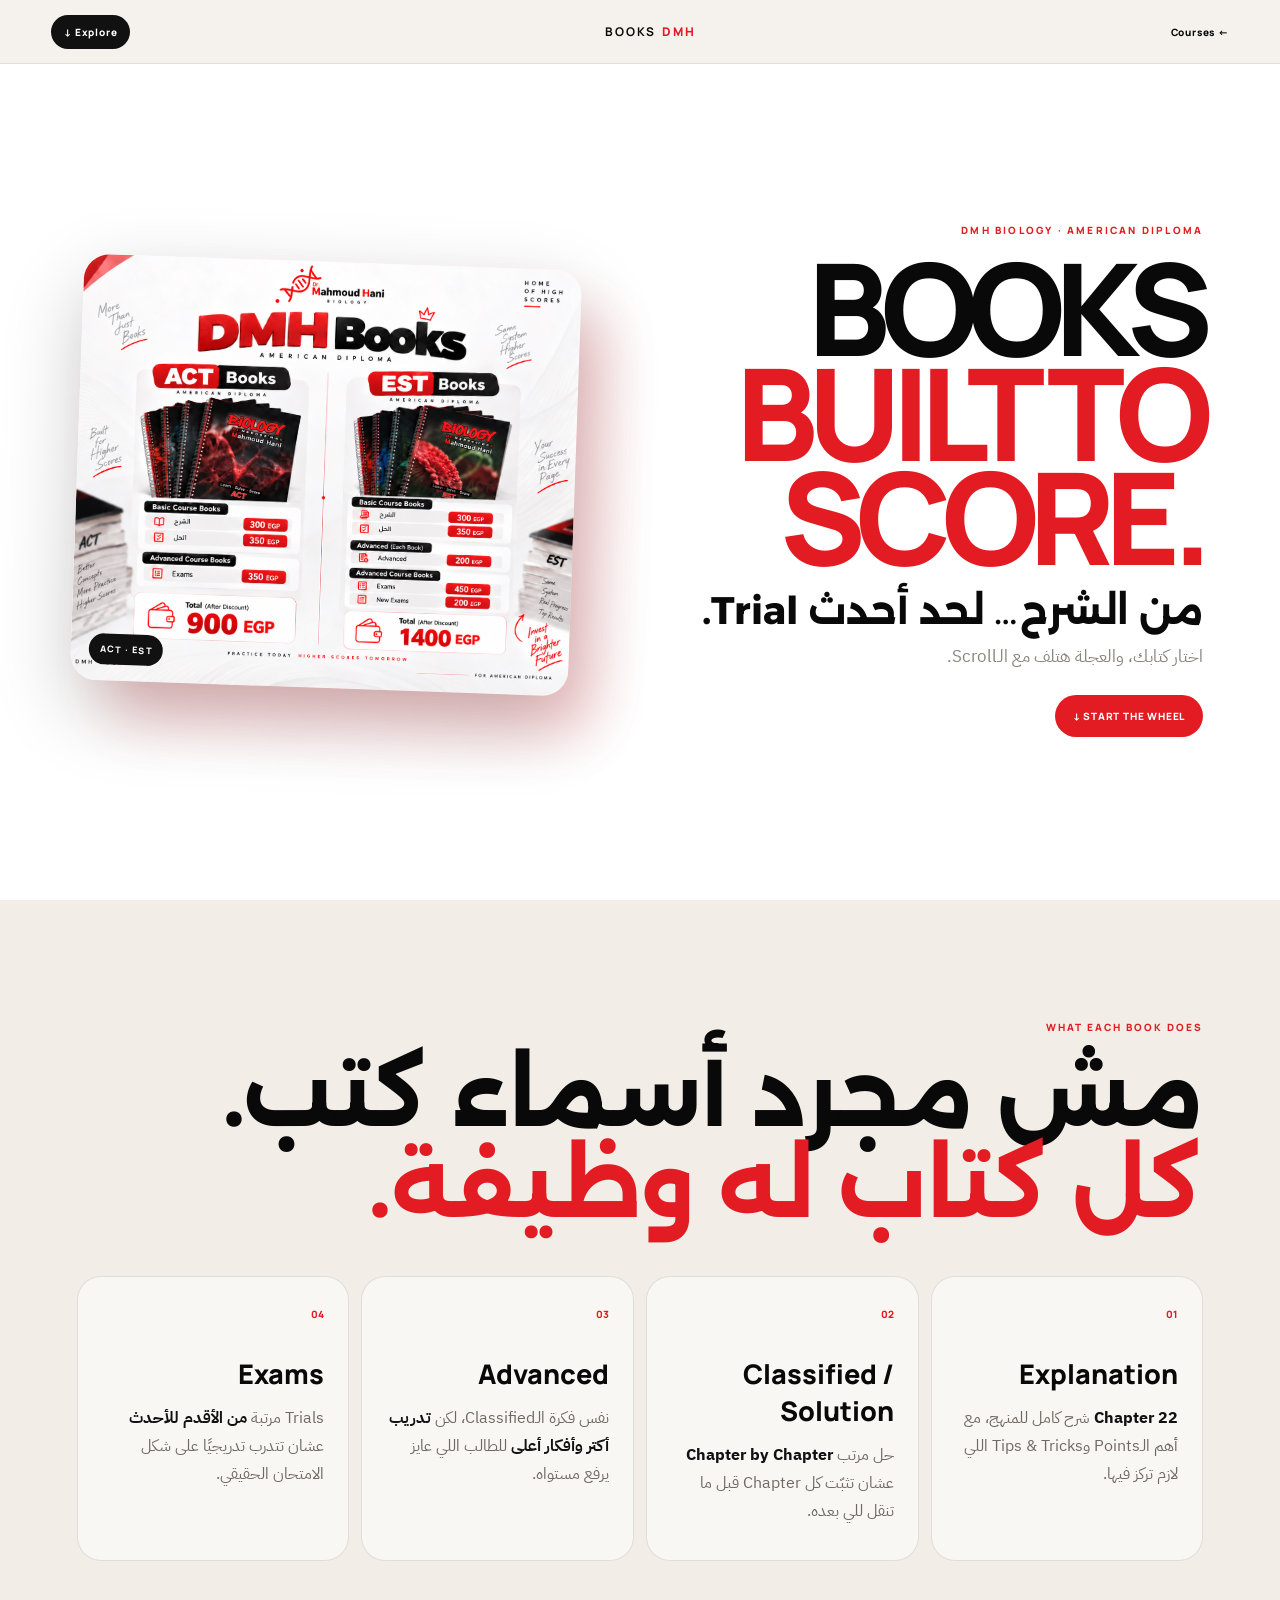
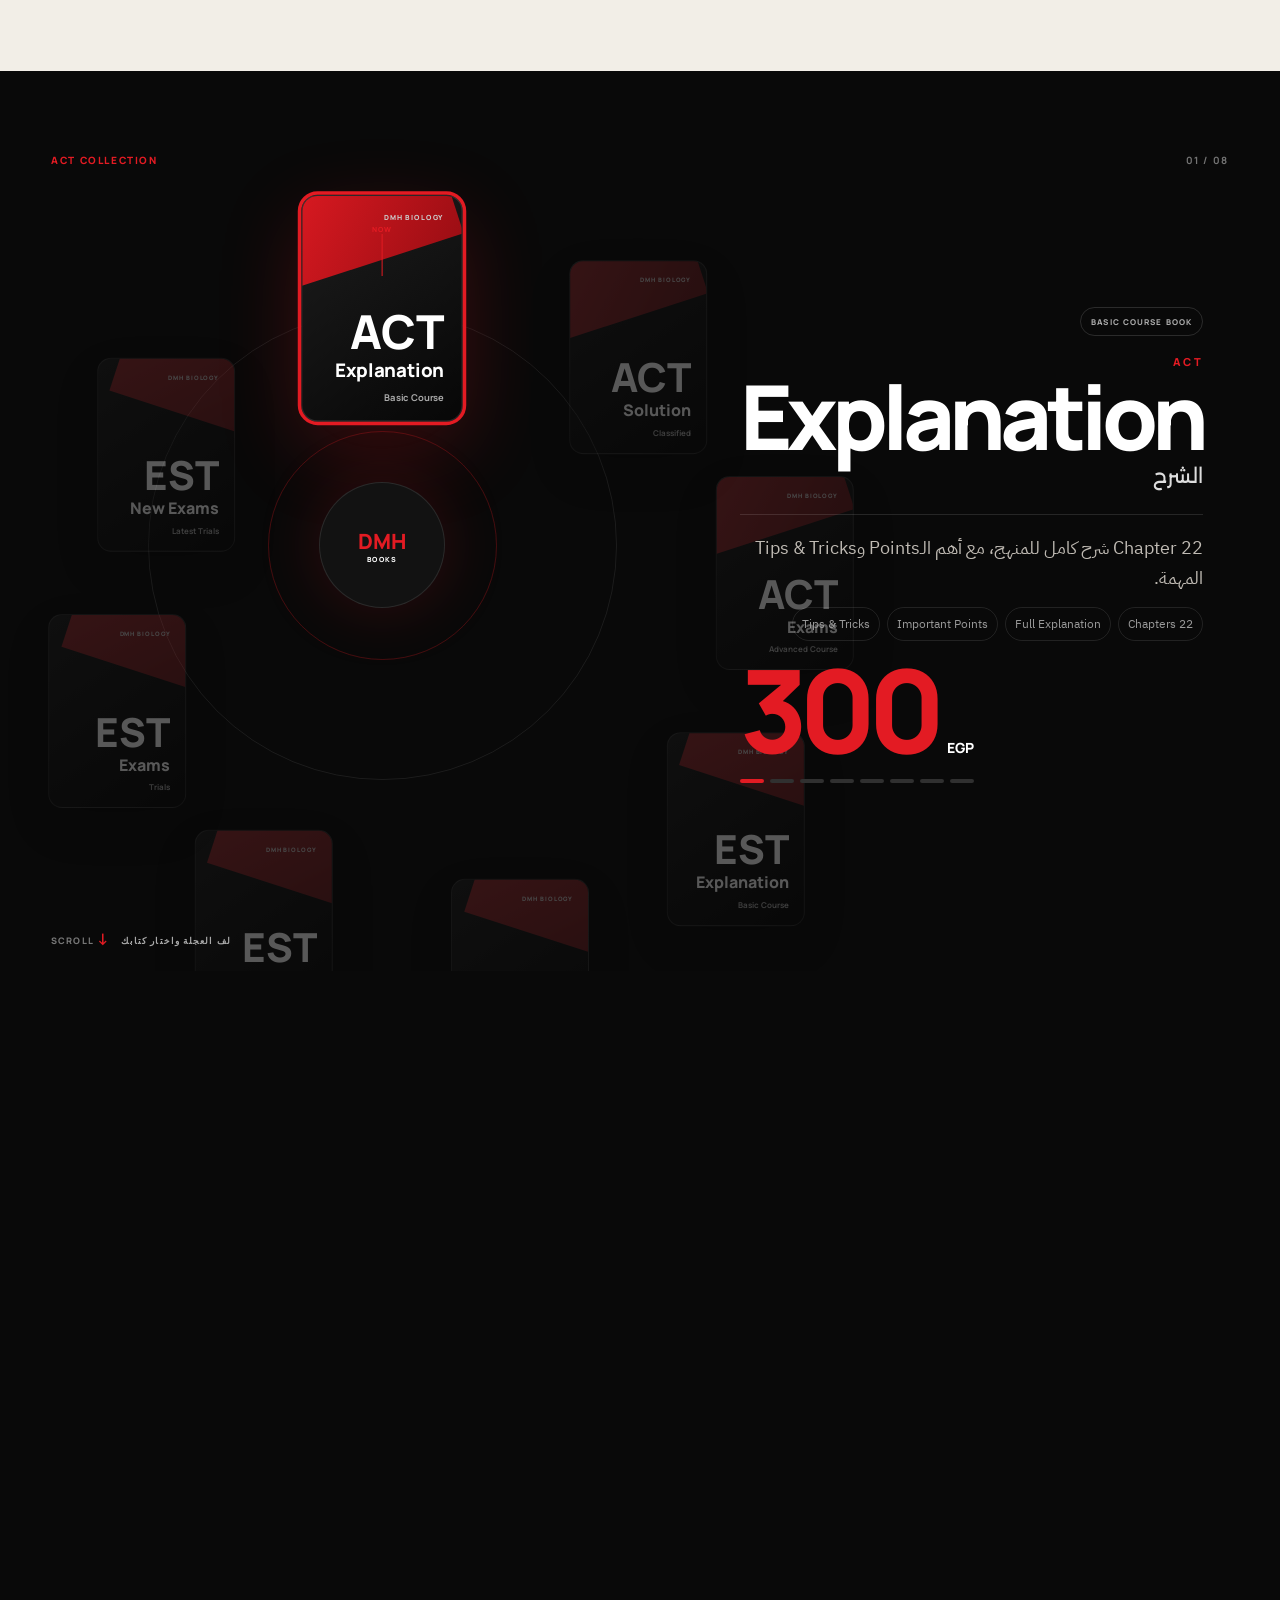
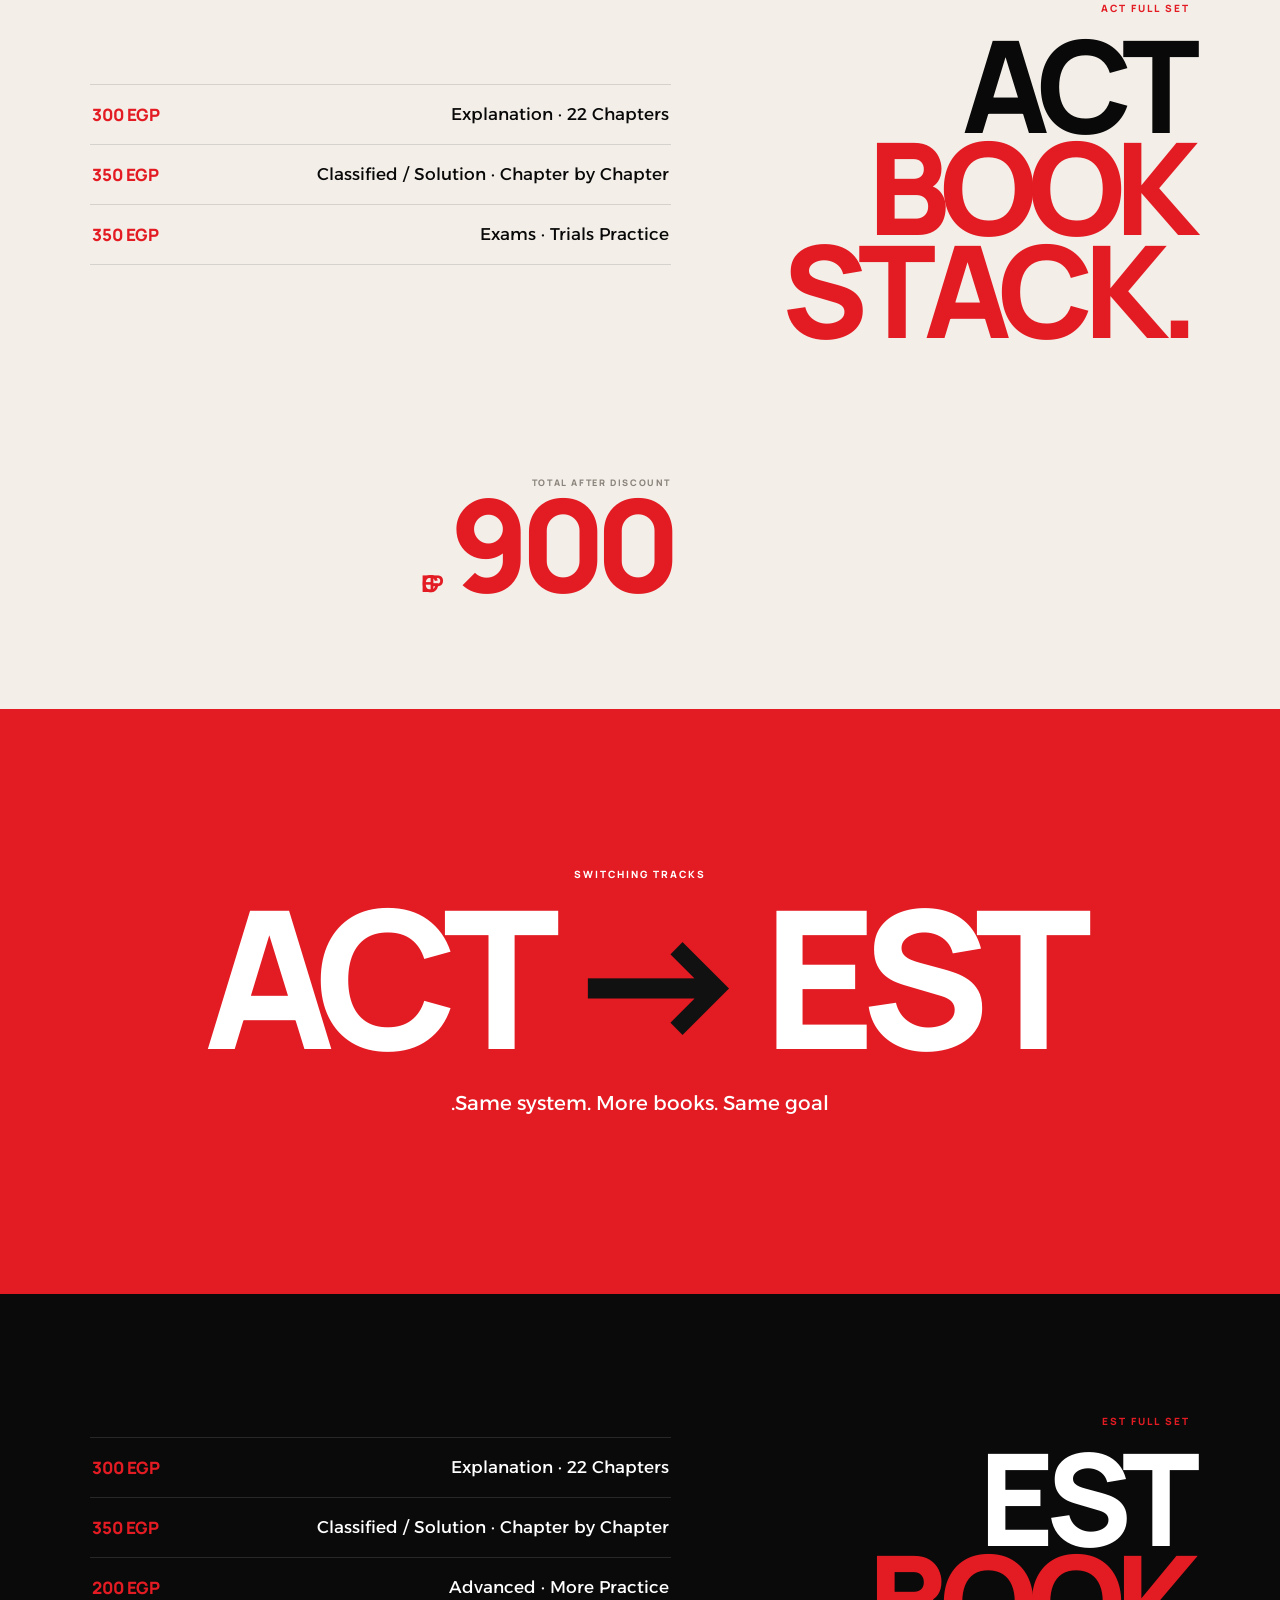
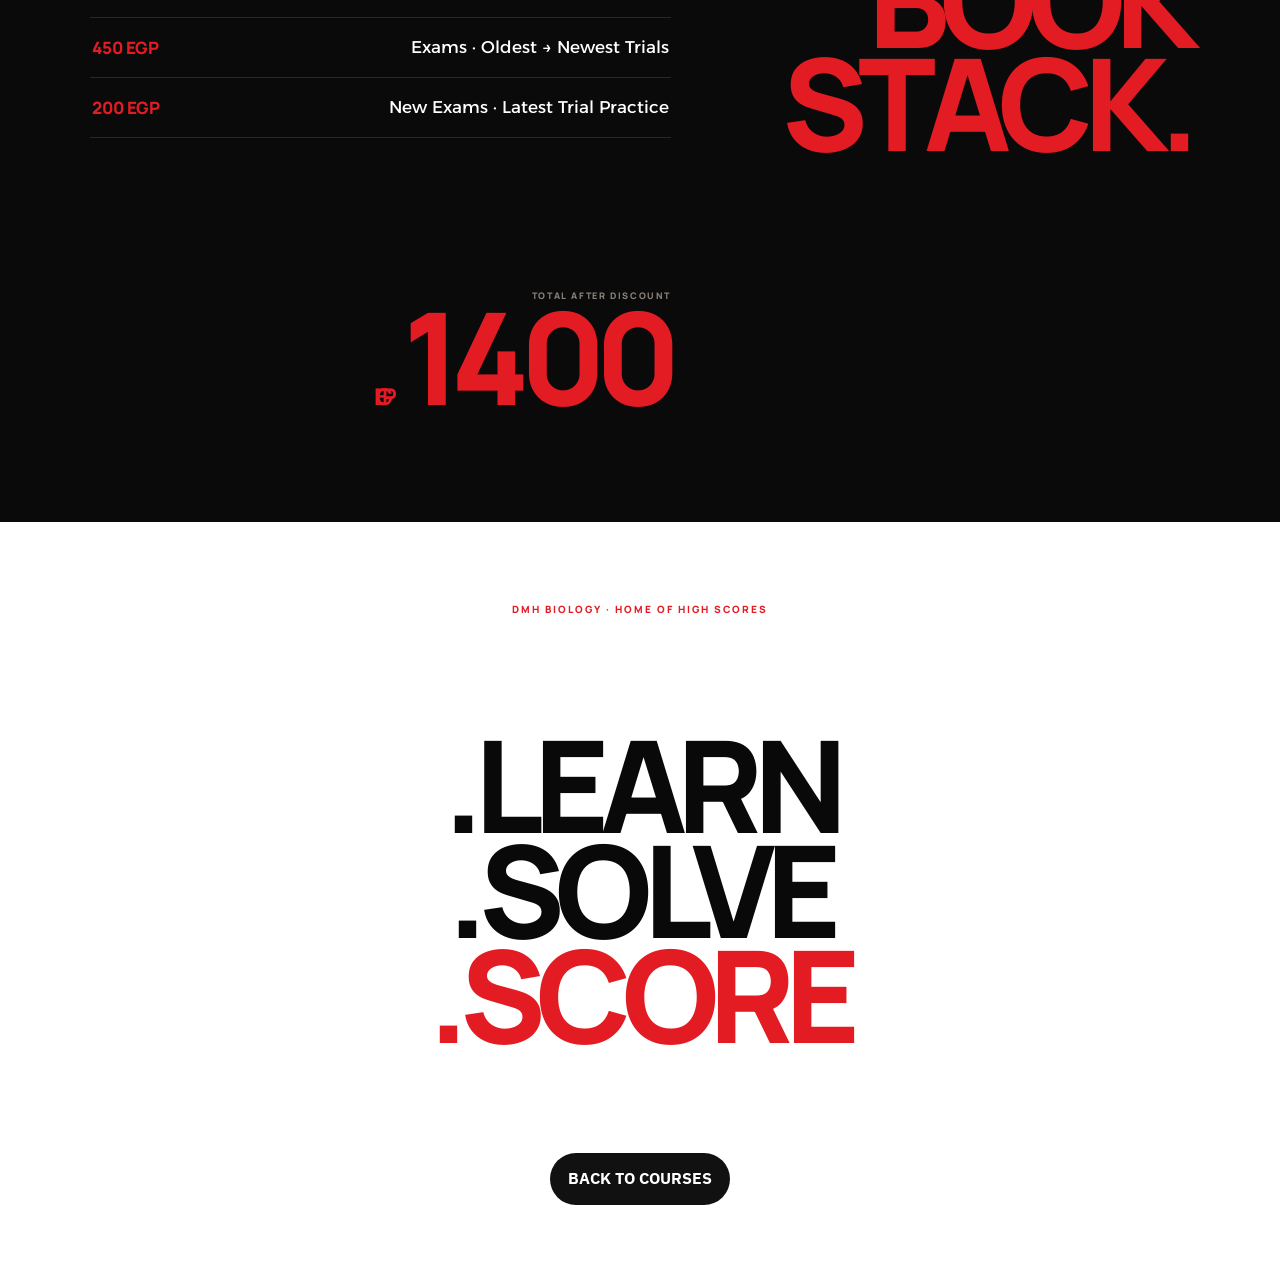
<file: books.html>
<!doctype html>
<html lang="ar" dir="rtl">
<head>
  <meta charset="UTF-8" />
  <meta name="viewport" content="width=device-width, initial-scale=1.0, viewport-fit=cover" />
  <meta name="theme-color" content="#090909" />
  <meta name="description" content="DMH Biology Books — ACT & EST Books." />
  <title>DMH Biology | Books</title>
  <link rel="preconnect" href="https://fonts.googleapis.com">
  <link rel="preconnect" href="https://fonts.gstatic.com" crossorigin>
  <link href="https://fonts.googleapis.com/css2?family=Alexandria:wght@400;500;600;700;800&family=IBM+Plex+Sans+Arabic:wght@400;500;600;700&family=Manrope:wght@500;600;700;800&display=swap" rel="stylesheet">
  <link rel="stylesheet" href="books.css" />
</head>
<body>
  <div class="progress"><i></i></div>

  <header class="books-topbar">
    <a class="back" href="index.html">← Courses</a>
    <div class="books-brand"><span>DMH</span><b>BOOKS</b></div>
    <a class="jump" href="#wheel">Explore ↓</a>
  </header>

  <section class="books-hero">
    <div class="hero-grid">
      <div class="hero-copy">
        <p>DMH BIOLOGY · AMERICAN DIPLOMA</p>
        <h1>BOOKS<br><span>BUILT TO SCORE.</span></h1>
        <strong>من الشرح… لحد أحدث Trial.</strong>
        <small>اختار كتابك، والعجلة هتلف مع الـScroll.</small>
        <a href="#wheel">START THE WHEEL ↓</a>
      </div>
      <div class="hero-poster">
        <img src="books-poster.png" alt="DMH ACT and EST Books">
        <span>ACT · EST</span>
      </div>
    </div>
  </section>

  <section class="book-guide">
    <p class="eyebrow">WHAT EACH BOOK DOES</p>
    <h2>مش مجرد أسماء كتب.<br><span>كل كتاب له وظيفة.</span></h2>
    <div class="guide-grid">
      <article><b>01</b><h3>Explanation</h3><p><strong>22 Chapter</strong> شرح كامل للمنهج، مع أهم الـPoints وTips & Tricks اللي لازم تركز فيها.</p></article>
      <article><b>02</b><h3>Classified / Solution</h3><p>حل مرتب <strong>Chapter by Chapter</strong> عشان تثبّت كل Chapter قبل ما تنقل للي بعده.</p></article>
      <article><b>03</b><h3>Advanced</h3><p>نفس فكرة الـClassified، لكن <strong>تدريب أكتر وأفكار أعلى</strong> للطالب اللي عايز يرفع مستواه.</p></article>
      <article><b>04</b><h3>Exams</h3><p>Trials مرتبة <strong>من الأقدم للأحدث</strong> عشان تتدرب تدريجيًا على شكل الامتحان الحقيقي.</p></article>
    </div>
  </section>

  <section class="wheel-story" id="wheel">
    <div class="wheel-sticky">
      <div class="wheel-topline">
        <span id="collection">ACT COLLECTION</span>
        <b id="position">01 / 08</b>
      </div>

      <div class="active-info">
        <div class="book-chip" id="bookChip">BASIC COURSE BOOK</div>
        <p id="activeTrack">ACT</p>
        <h2 id="activeTitle">Explanation</h2>
        <small id="activeArabic">الشرح</small>

        <div class="active-description">
          <p id="activeDesc">22 Chapter شرح كامل للمنهج، مع أهم الـPoints وTips & Tricks المهمة.</p>
          <div id="activeBullets"></div>
        </div>

        <div class="price"><span id="activePrice">300</span><b>EGP</b></div>
        <div class="step-line" id="stepLine"></div>
      </div>

      <div class="wheel-zone">
        <div class="focus-marker"><span>NOW</span></div>
        <div class="wheel-viewport">
          <div class="wheel" id="wheelDisc">
            <article class="book-card" style="--i:0"><div class="cover" data-track="ACT"><span>DMH BIOLOGY</span><strong>ACT</strong><b>Explanation</b><small>Basic Course</small></div></article>
            <article class="book-card" style="--i:1"><div class="cover" data-track="ACT"><span>DMH BIOLOGY</span><strong>ACT</strong><b>Solution</b><small>Classified</small></div></article>
            <article class="book-card" style="--i:2"><div class="cover" data-track="ACT"><span>DMH BIOLOGY</span><strong>ACT</strong><b>Exams</b><small>Advanced Course</small></div></article>
            <article class="book-card" style="--i:3"><div class="cover" data-track="EST"><span>DMH BIOLOGY</span><strong>EST</strong><b>Explanation</b><small>Basic Course</small></div></article>
            <article class="book-card" style="--i:4"><div class="cover" data-track="EST"><span>DMH BIOLOGY</span><strong>EST</strong><b>Solution</b><small>Classified</small></div></article>
            <article class="book-card" style="--i:5"><div class="cover" data-track="EST"><span>DMH BIOLOGY</span><strong>EST</strong><b>Advanced</b><small>Practice More</small></div></article>
            <article class="book-card" style="--i:6"><div class="cover" data-track="EST"><span>DMH BIOLOGY</span><strong>EST</strong><b>Exams</b><small>Trials</small></div></article>
            <article class="book-card" style="--i:7"><div class="cover" data-track="EST"><span>DMH BIOLOGY</span><strong>EST</strong><b>New Exams</b><small>Latest Trials</small></div></article>
            <div class="hub"><span>DMH</span><small>BOOKS</small></div>
          </div>
        </div>
      </div>

      <div class="scroll-note">SCROLL <b>↓</b> <span>لف العجلة واختار كتابك</span></div>
    </div>
  </section>

  <section class="bundle act">
    <div class="bundle-head">
      <p>ACT FULL SET</p>
      <h2>ACT<br><span>BOOK STACK.</span></h2>
    </div>
    <div class="bundle-details">
      <div><span>Explanation · 22 Chapters</span><b>300 EGP</b></div>
      <div><span>Classified / Solution · Chapter by Chapter</span><b>350 EGP</b></div>
      <div><span>Exams · Trials Practice</span><b>350 EGP</b></div>
    </div>
    <div class="total"><small>TOTAL AFTER DISCOUNT</small><strong>900 <b>EGP</b></strong></div>
  </section>

  <section class="switch-scene">
    <small>SWITCHING TRACKS</small>
    <h2>ACT <span>→</span> EST</h2>
    <p>Same system. More books. Same goal.</p>
  </section>

  <section class="bundle est">
    <div class="bundle-head">
      <p>EST FULL SET</p>
      <h2>EST<br><span>BOOK STACK.</span></h2>
    </div>
    <div class="bundle-details">
      <div><span>Explanation · 22 Chapters</span><b>300 EGP</b></div>
      <div><span>Classified / Solution · Chapter by Chapter</span><b>350 EGP</b></div>
      <div><span>Advanced · More Practice</span><b>200 EGP</b></div>
      <div><span>Exams · Oldest → Newest Trials</span><b>450 EGP</b></div>
      <div><span>New Exams · Latest Trial Practice</span><b>200 EGP</b></div>
    </div>
    <div class="total"><small>TOTAL AFTER DISCOUNT</small><strong>1400 <b>EGP</b></strong></div>
  </section>

  <section class="final-books">
    <p>DMH BIOLOGY · HOME OF HIGH SCORES</p>
    <h2>LEARN.<br>SOLVE.<br><span>SCORE.</span></h2>
    <a href="index.html">BACK TO COURSES</a>
  </section>

  <script src="books.js"></script>
</body>
</html>
</file>
<file: styles.css>
:root{
  --bg:#f3efe9;
  --paper:#fffdf9;
  --ink:#101010;
  --muted:#6d6964;
  --red:#ff1f2d;
  --red2:#d90d18;
  --line:rgba(16,16,16,.12);
  --radius:30px;
}

*{box-sizing:border-box}
html{scroll-behavior:smooth}
body{
  margin:0;
  background:var(--bg);
  color:var(--ink);
  font-family:"IBM Plex Sans Arabic",sans-serif;
  overflow-x:hidden;
}

body::selection{background:var(--red);color:#fff}

.noise{
  position:fixed;inset:0;pointer-events:none;z-index:1000;opacity:.035;
  background-image:url("data:image/svg+xml,%3Csvg viewBox='0 0 180 180' xmlns='http://www.w3.org/2000/svg'%3E%3Cfilter id='n'%3E%3CfeTurbulence type='fractalNoise' baseFrequency='.9' numOctaves='2' stitchTiles='stitch'/%3E%3C/filter%3E%3Crect width='100%25' height='100%25' filter='url(%23n)' opacity='.7'/%3E%3C/svg%3E");
}

.topbar{
  position:fixed;top:0;left:0;right:0;height:74px;z-index:80;
  display:flex;align-items:center;justify-content:space-between;
  padding:0 28px;border-bottom:1px solid rgba(16,16,16,.08);
  backdrop-filter:blur(14px);background:rgba(243,239,233,.76);
}
.brand img{width:52px;height:52px;object-fit:contain;display:block}
.topbar-right{display:flex;align-items:center;gap:14px}
.micro{font:800 11px/1 "Manrope",sans-serif;letter-spacing:.16em}
.mini-cta{
  color:#fff;background:var(--ink);text-decoration:none;border-radius:999px;
  padding:10px 16px;font-weight:700;font-size:13px;
}
.dark .mini-cta{background:#fff;color:#000}

.rail{
  position:fixed;left:21px;top:88px;bottom:24px;width:26px;z-index:60;pointer-events:none;
}
.rail svg{width:100%;height:100%;overflow:visible}
#dnaRailPath{
  fill:none;stroke:var(--red);stroke-width:4;stroke-linecap:round;
  stroke-dasharray:1800;stroke-dashoffset:1800;
  filter:drop-shadow(0 0 8px rgba(255,31,45,.25));
}

.scene{position:relative;padding:120px clamp(24px,5vw,84px)}
.eyebrow{
  font:800 12px/1 "Manrope",sans-serif;
  letter-spacing:.16em;text-transform:uppercase;color:var(--red);margin:0 0 18px;
}
.accent{color:var(--red)}
h1,h2{font-family:"Alexandria",sans-serif;margin:0;letter-spacing:-.03em}
h1{font-size:clamp(54px,8vw,128px);line-height:.96;font-weight:800}
h2{font-size:clamp(44px,6vw,92px);line-height:1.02;font-weight:800}
.lede{max-width:760px;font-size:clamp(18px,2vw,28px);line-height:1.7;color:var(--muted)}

.hero{
  min-height:100vh;display:grid;align-items:end;
  padding-top:120px;padding-bottom:70px;overflow:hidden;
}
.hero-mark{
  position:absolute;inset:auto auto 50% 50%;transform:translate(-50%,50%);
  width:min(52vw,640px);opacity:.08;filter:grayscale(1);
}
.hero-mark img{width:100%}
.hero-copy{max-width:1300px}
.hero-sub{font-size:clamp(22px,3vw,40px);margin:26px 0 0;color:#272727}
.hero-bottom{
  display:flex;align-items:center;gap:18px;margin-top:48px;
  font:700 11px "Manrope",sans-serif;letter-spacing:.14em;color:#5d5852;
}
.scroll-cue{width:28px;height:44px;border:1px solid #9f9990;border-radius:99px;position:relative}
.scroll-cue i{
  position:absolute;top:8px;left:50%;transform:translateX(-50%);
  width:4px;height:9px;background:var(--red);border-radius:4px;animation:scrollCue 1.7s infinite;
}
@keyframes scrollCue{0%{transform:translate(-50%,0);opacity:0}35%{opacity:1}100%{transform:translate(-50%,16px);opacity:0}}

.choose{min-height:100vh}
.section-head{max-width:1000px;margin-bottom:60px}
.paths{display:flex;flex-direction:column;border-top:1px solid var(--line)}
.path-card{
  display:grid;grid-template-columns:90px 1fr auto;gap:28px;align-items:center;
  padding:28px 0;border-bottom:1px solid var(--line);text-decoration:none;color:inherit;
  transition:.35s ease;position:relative;
}
.path-card::before{
  content:"";position:absolute;inset:0;background:var(--red);transform:scaleY(0);
  transform-origin:bottom;transition:.35s ease;z-index:-1;
}
.path-card:hover{color:#fff;padding-inline:22px}
.path-card:hover::before{transform:scaleY(1)}
.path-index{font:800 14px "Manrope"}
.path-card small{display:block;color:var(--muted);font-size:14px;margin-bottom:4px}
.path-card:hover small{color:#ffe3e6}
.path-card strong{font-family:"Alexandria";font-size:clamp(19px,2.4vw,34px)}
.path-card b{font:800 12px "Manrope";letter-spacing:.08em}
.path-card.danger:hover::before{background:#0b0b0b}

.course{min-height:260vh;padding-top:0;padding-bottom:0}
.course-sticky{
  min-height:100vh;position:sticky;top:0;
  padding:120px clamp(24px,5vw,84px) 70px;
  display:flex;flex-direction:column;justify-content:center;gap:44px;overflow:hidden;
}
.course-intro{max-width:1100px}
.timeline-visual{max-width:1200px}
.timeline-labels{display:flex;justify-content:space-between;font:800 10px "Manrope";letter-spacing:.15em;color:#827b73}
.session-dots{display:grid;grid-template-columns:repeat(25,1fr);gap:8px;margin-top:18px}
.session-dots i{height:56px;border-radius:999px;background:#d8d2ca;transform:scaleY(.32);transform-origin:bottom;transition:.3s}
.session-dots i.active{background:var(--red);transform:scaleY(1)}

.feature-orbit{display:flex;flex-wrap:wrap;gap:12px;max-width:1100px}
.feature-orbit span,.feature-ribbon span{
  border:1px solid rgba(16,16,16,.16);padding:11px 14px;border-radius:999px;
  background:rgba(255,255,255,.42);backdrop-filter:blur(8px);font-weight:600;
}
.price-stage{display:flex;align-items:flex-end;gap:18px;flex-wrap:wrap}
.old-price{font:700 clamp(18px,2vw,28px) "Manrope";color:#7c7771}
.old-price span{text-decoration:line-through;text-decoration-thickness:3px;text-decoration-color:var(--red)}
.new-price{font:800 clamp(58px,9vw,140px)/.8 "Manrope";letter-spacing:-.06em}
.new-price small{font-size:.18em;letter-spacing:.02em}
.session-price{font-weight:700;color:var(--muted)}
.save-pill{padding:8px 12px;background:var(--red);color:#fff;border-radius:999px;font:800 11px "Manrope";letter-spacing:.08em}

.split-layout{gap:34px}
.counter-stack{display:flex;align-items:flex-end;gap:22px;direction:ltr}
.big-counter{
  display:flex;align-items:flex-end;gap:10px;
  font:800 clamp(74px,10vw,170px)/.75 "Manrope";
}
.big-counter small{font-size:.12em;letter-spacing:.14em;margin-bottom:10px}
.big-counter.soft{color:#6d6760}
.plus{font:800 54px "Manrope";color:var(--red)}
.feature-grid{
  display:grid;grid-template-columns:repeat(3,minmax(0,1fr));gap:10px;max-width:1200px
}
.feature-grid article{
  min-height:130px;border:1px solid var(--line);border-radius:20px;padding:18px;
  display:flex;flex-direction:column;justify-content:space-between;background:rgba(255,255,255,.28)
}
.feature-grid article b{font:800 11px "Manrope";color:var(--red)}
.feature-grid article span{font-size:18px;font-weight:600;line-height:1.5}

.dark{background:#080808;color:#fff}
.dark .lede,.dark .session-price{color:#b8b2aa}
.dark .feature-grid article{border-color:rgba(255,255,255,.13);background:rgba(255,255,255,.035)}
.dark .old-price{color:#9a948d}
.dark .topbar{color:#fff}
.exam-papers{position:absolute;inset:0;overflow:hidden;pointer-events:none}
.exam-papers span{
  position:absolute;font:800 clamp(68px,12vw,190px)/1 "Manrope";color:#fff;opacity:.025;
  transform:rotate(-12deg)
}
.exam-papers span:nth-child(1){top:12%;left:-4%}
.exam-papers span:nth-child(2){top:34%;right:-8%}
.exam-papers span:nth-child(3){bottom:24%;left:8%}
.exam-papers span:nth-child(4){bottom:4%;right:8%}
.mega-stat{display:flex;align-items:center;gap:28px;direction:ltr}
.mega-num{font:800 clamp(110px,18vw,260px)/.75 "Manrope";color:var(--red);letter-spacing:-.08em}
.mega-stat strong{display:block;font:800 clamp(34px,4vw,68px) "Manrope"}
.mega-stat small{font:700 12px "Manrope";letter-spacing:.16em;color:#aaa}
.dual-track{display:grid;grid-template-columns:1fr 1fr;gap:14px;direction:ltr}
.track{
  border:1px solid rgba(255,255,255,.16);border-radius:20px;padding:22px;
  display:flex;align-items:center;gap:18px;font:800 clamp(30px,4vw,70px) "Manrope"
}
.track i{height:2px;background:var(--red);flex:1;position:relative}
.track i::after{
  content:"";position:absolute;width:12px;height:12px;border-radius:50%;background:var(--red);
  right:0;top:50%;transform:translateY(-50%)
}

.countdown-wrap{display:flex;align-items:flex-end;gap:18px;flex-wrap:wrap}
.countdown-number{font:800 clamp(130px,23vw,330px)/.68 "Manrope";letter-spacing:-.08em;color:var(--red)}
.countdown-label{font:800 clamp(18px,2vw,30px) "Manrope";letter-spacing:.12em;margin-bottom:8px}
.ring-checks{display:grid;grid-template-columns:minmax(220px,360px) 1fr;gap:40px;align-items:center}
.ring{
  aspect-ratio:1;border-radius:50%;border:18px solid #d6d0c8;
  border-top-color:var(--red);border-right-color:var(--red);
  display:grid;place-items:center;text-align:center;
  font:800 15px/1.2 "Manrope";letter-spacing:.13em;transform:rotate(-12deg)
}
.ring span{transform:rotate(12deg)}
.ring-checks ul{margin:0;padding:0;list-style:none;display:grid;gap:12px}
.ring-checks li{font-size:clamp(17px,2vw,24px);font-weight:600;padding-bottom:10px;border-bottom:1px solid var(--line)}

.lastday-sticky{gap:34px}
.clock-scene{display:grid;grid-template-columns:minmax(280px,520px) 1fr;gap:54px;align-items:center;direction:ltr}
.clock-face{
  aspect-ratio:1;border-radius:50%;border:1px solid rgba(255,255,255,.18);
  display:grid;place-items:center;position:relative;background:
    radial-gradient(circle at center, rgba(255,31,45,.12), transparent 60%);
}
.clock-face::before{
  content:"";position:absolute;inset:12%;border-radius:50%;border:1px dashed rgba(255,255,255,.16)
}
.clock-time{font:800 clamp(32px,5vw,72px) "Manrope";letter-spacing:-.04em;z-index:2}
.hand{position:absolute;left:50%;top:50%;transform-origin:0 50%;height:4px;background:var(--red);border-radius:99px}
.hand-a{width:30%;transform:rotate(-90deg)}
.hand-b{width:22%;transform:rotate(-35deg);height:3px}
.lastday-copy{direction:rtl}
.lastday-copy p:not(.eyebrow){font-size:22px;color:#b8b2aa;max-width:560px}
.feature-ribbon{display:flex;gap:10px;flex-wrap:wrap}
.dark .feature-ribbon span{border-color:rgba(255,255,255,.15);background:rgba(255,255,255,.04)}

.final{
  min-height:100vh;display:flex;flex-direction:column;justify-content:center;align-items:center;
  text-align:center;padding-top:140px
}
.final-logo img{width:min(230px,42vw);margin-bottom:16px}
.final h2{max-width:1100px}
.final-actions{display:flex;gap:12px;margin-top:42px;flex-wrap:wrap;justify-content:center}
.btn{
  text-decoration:none;padding:15px 24px;border-radius:999px;font-weight:800;
  transition:.25s ease;border:1px solid var(--ink)
}
.btn.primary{background:var(--red);border-color:var(--red);color:#fff}
.btn.ghost{color:var(--ink)}
.btn:hover{transform:translateY(-2px)}
.tiny{margin-top:28px;color:#777;font:700 11px "Manrope";letter-spacing:.12em}

.reveal{opacity:0;transform:translateY(30px)}
.reveal.visible{opacity:1;transform:none;transition:.8s cubic-bezier(.2,.7,.2,1)}

@media (max-width:900px){
  .topbar{height:66px;padding:0 16px}
  .brand img{width:44px;height:44px}
  .micro{display:none}
  .rail{left:7px;width:18px;opacity:.72}
  .scene{padding-inline:24px}
  .course-sticky{padding-inline:24px}
  .path-card{grid-template-columns:46px 1fr;gap:12px}
  .path-card b{grid-column:2}
  .feature-grid{grid-template-columns:1fr 1fr}
  .ring-checks{grid-template-columns:1fr}
  .ring{width:min(320px,78vw);margin:auto}
  .clock-scene{grid-template-columns:1fr;direction:rtl}
  .clock-face{width:min(430px,88vw);margin:auto}
  .counter-stack{flex-wrap:wrap}
}
@media (max-width:620px){
  h1{font-size:clamp(48px,14vw,78px)}
  h2{font-size:clamp(40px,11vw,68px)}
  .hero{padding-bottom:40px}
  .paths{margin-inline-start:8px}
  .feature-grid{grid-template-columns:1fr}
  .session-dots{gap:4px}
  .session-dots i{height:42px}
  .big-counter{font-size:clamp(72px,22vw,120px)}
  .plus{font-size:36px}
  .mega-stat{align-items:flex-end}
  .mega-num{font-size:clamp(100px,34vw,160px)}
  .dual-track{grid-template-columns:1fr}
  .price-stage{align-items:flex-start;flex-direction:column}
  .course{min-height:230vh}
}


/* ===== V2 clarity + wow layer ===== */
.course-nav{
  position:fixed;z-index:75;left:50%;bottom:18px;transform:translateX(-50%);
  display:flex;gap:5px;padding:6px;border:1px solid rgba(16,16,16,.1);
  background:rgba(255,253,249,.76);backdrop-filter:blur(18px);border-radius:999px;
  box-shadow:0 14px 45px rgba(0,0,0,.09);
  direction:ltr;
}
.course-nav a{
  display:flex;align-items:center;gap:7px;text-decoration:none;color:#171717;
  padding:10px 13px;border-radius:999px;font:800 11px "Manrope";
  transition:.25s;
}
.course-nav a span{color:var(--red);font-size:9px}
.course-nav a:hover,.course-nav a.active{background:#101010;color:#fff}
.course-nav a.active span{color:var(--red)}

.hero-chips{display:flex;flex-wrap:wrap;gap:9px;margin-top:26px;direction:ltr}
.hero-chips span{
  padding:8px 13px;border:1px solid rgba(16,16,16,.16);border-radius:999px;
  font:800 10px "Manrope";letter-spacing:.08em;background:rgba(255,255,255,.38)
}

.detail-board{
  width:min(1280px,100%);
  padding:24px;border-radius:28px;border:1px solid rgba(16,16,16,.1);
  background:rgba(255,255,255,.46);backdrop-filter:blur(14px);
  box-shadow:0 20px 70px rgba(35,28,20,.06);
}
.detail-title{display:flex;align-items:flex-end;justify-content:space-between;gap:22px;margin-bottom:18px}
.detail-title span{font:800 10px "Manrope";letter-spacing:.16em;color:var(--red)}
.detail-title h3{font-family:"Alexandria";font-size:clamp(22px,3vw,42px);margin:0}
.detail-grid{display:grid;grid-template-columns:repeat(3,1fr);gap:10px}
.detail-card{
  border-radius:20px;padding:18px;min-height:150px;
  border:1px solid rgba(16,16,16,.08);background:rgba(255,255,255,.55);
  display:flex;flex-direction:column;justify-content:flex-start;transition:.3s ease;
}
.detail-card:hover{transform:translateY(-5px);box-shadow:0 14px 34px rgba(0,0,0,.07)}
.detail-card small{font:800 9px "Manrope";letter-spacing:.14em;color:var(--red);margin-bottom:8px}
.detail-card strong{font-family:"Alexandria";font-size:clamp(18px,2vw,28px);line-height:1.25}
.detail-card p{margin:10px 0 0;color:#625d56;line-height:1.7;font-size:15px}
.hero-detail{background:var(--red);color:#fff;border-color:var(--red)}
.hero-detail small,.hero-detail p{color:#fff}
.glass-dark{background:rgba(255,255,255,.045);border-color:rgba(255,255,255,.11)}
.glass-dark .detail-card{background:rgba(255,255,255,.045);border-color:rgba(255,255,255,.1)}
.glass-dark .detail-card p{color:#b9b3ab}
.glass-dark .hero-detail{background:var(--red)}
.glass-dark .hero-detail p{color:#fff}

.compare{min-height:100vh}
.compare-table{border-top:1px solid var(--line);max-width:1400px}
.compare-row{
  display:grid;grid-template-columns:1.1fr .8fr 1.8fr .8fr;align-items:center;gap:18px;
  padding:24px 8px;border-bottom:1px solid var(--line);text-decoration:none;color:inherit;
  transition:.25s;font-size:17px;
}
.compare-row:not(.head):hover{padding-inline:20px;background:var(--red);color:#fff}
.compare-row.head{font:800 10px "Manrope";letter-spacing:.12em;color:#79736b}
.compare-row strong{font:800 20px "Manrope"}
.compare-row b{font:800 20px "Manrope";direction:ltr;text-align:right}

.course-sticky{justify-content:flex-start;padding-top:110px;overflow-y:auto}
.course-sticky::-webkit-scrollbar{width:0}
.course{min-height:330vh}
.dark .course-sticky{background:transparent}

@media(max-width:900px){
  .course-nav{max-width:calc(100vw - 24px);overflow-x:auto;justify-content:flex-start}
  .course-nav a{white-space:nowrap}
  .detail-grid{grid-template-columns:1fr 1fr}
  .detail-title{align-items:flex-start;flex-direction:column}
  .compare-row{grid-template-columns:1fr 1fr}
  .compare-row.head{display:none}
  .compare-row span:nth-child(3){grid-column:1/-1}
}
@media(max-width:620px){
  .detail-grid{grid-template-columns:1fr}
  .detail-board{padding:14px;border-radius:22px}
  .detail-card{min-height:auto}
  .course{min-height:380vh}
  .course-nav{bottom:10px}
  .course-nav a{padding:9px 11px}
}

/* ================= V3 CINEMATIC LAYER ================= */
html{scroll-snap-type:y proximity}
body{cursor:none}
.scroll-progress{position:fixed;top:0;left:0;right:0;height:3px;z-index:9999;background:transparent}
.scroll-progress i{display:block;width:0;height:100%;background:var(--red);box-shadow:0 0 16px rgba(255,31,45,.7)}
.cursor-dot,.cursor-ring{position:fixed;left:0;top:0;pointer-events:none;z-index:10000;border-radius:50%;transform:translate(-50%,-50%)}
.cursor-dot{width:6px;height:6px;background:var(--red)}
.cursor-ring{width:34px;height:34px;border:1px solid rgba(255,31,45,.7);transition:width .18s,height .18s,background .18s}
body.cursor-hover .cursor-ring{width:58px;height:58px;background:rgba(255,31,45,.08)}
.scene-flash{position:fixed;inset:0;background:var(--red);z-index:9000;pointer-events:none;transform:scaleY(0);transform-origin:bottom}
.bio-floaters{position:fixed;inset:0;z-index:0;pointer-events:none;overflow:hidden}
.cell{position:absolute;border:1px solid rgba(255,31,45,.16);border-radius:50%;box-shadow:inset 0 0 0 12px rgba(255,31,45,.025)}
.cell:after{content:"";position:absolute;width:28%;height:28%;border-radius:50%;background:rgba(255,31,45,.12);left:36%;top:36%}
.c1{width:190px;height:190px;left:6%;top:24%}.c2{width:90px;height:90px;right:8%;top:68%}
.molecule,.micro-dna{position:absolute;font:800 12px "Manrope";letter-spacing:.15em;color:rgba(16,16,16,.12)}
.m1{left:12%;top:75%}.m2{right:15%;top:22%}.micro-dna{left:47%;top:12%;writing-mode:vertical-rl}
.dark ~ .bio-floaters{color:#fff}

.manifesto{min-height:65vh;display:flex;flex-direction:column;justify-content:center;overflow:hidden}
.manifesto-track{display:flex;align-items:center;gap:22px;direction:ltr;white-space:nowrap;font:800 clamp(42px,8vw,130px)/1 "Manrope";letter-spacing:-.06em}
.manifesto-track i{height:4px;min-width:40px;flex:1;background:#cfc8bf}
.manifesto-track .hot{color:var(--red)}
.manifesto p{font-size:clamp(18px,2vw,30px);max-width:850px;color:var(--muted);margin-top:30px}

.kinetic-marquee{position:absolute;top:82px;left:0;right:0;overflow:hidden;border-block:1px solid rgba(255,255,255,.1);padding:10px 0;direction:ltr}
.kinetic-marquee div{width:max-content;white-space:nowrap;font:800 12px "Manrope";letter-spacing:.18em;color:rgba(255,255,255,.35);animation:marquee 18s linear infinite}
@keyframes marquee{to{transform:translateX(-50%)}}

.best-for{display:block;margin-top:12px;font:800 10px "Manrope";letter-spacing:.1em;color:var(--red);font-style:normal}
.glass-dark .best-for{color:#ff5660}
.course-intro h2,.detail-title h3{position:relative}
.course-intro h2::after{content:"";display:block;width:0;height:5px;background:var(--red);margin-top:16px;border-radius:99px;transition:width .8s ease}
.course.in-view .course-intro h2::after{width:min(240px,40vw)}

.price-stage{position:relative;padding:24px 0}
.price-stage::before{content:"PRICE DROP";position:absolute;top:0;right:0;font:800 9px "Manrope";letter-spacing:.18em;color:var(--red)}
.new-price{transition:transform .25s ease;text-shadow:0 0 0 transparent}
.price-stage:hover .new-price{transform:scale(1.035);text-shadow:0 10px 35px rgba(255,31,45,.15)}

.cred-strip{display:flex;align-items:center;gap:13px;flex-wrap:wrap;justify-content:center;margin-top:48px;font:800 10px "Manrope";letter-spacing:.14em}
.cred-strip i{width:5px;height:5px;background:var(--red);border-radius:50%}

.path-card strong{transition:letter-spacing .3s}
.path-card:hover strong{letter-spacing:.01em}
.btn.primary{box-shadow:0 12px 36px rgba(255,31,45,.22)}
.btn.primary:hover{box-shadow:0 18px 50px rgba(255,31,45,.34)}

@media(max-width:900px){
  body{cursor:auto}.cursor-dot,.cursor-ring{display:none}
  .bio-floaters{opacity:.55}
}
@media(prefers-reduced-motion:reduce){
  *,*::before,*::after{animation-duration:.001ms!important;animation-iteration-count:1!important;scroll-behavior:auto!important}
  .cursor-dot,.cursor-ring{display:none}
}
</file>
<file: books.css>
:root{--red:#e31b23;--ink:#090909;--paper:#f4f0eb;--muted:#8a837b}
*{box-sizing:border-box}
html{scroll-behavior:smooth}
body{margin:0;background:var(--paper);color:var(--ink);font-family:"IBM Plex Sans Arabic",sans-serif;overflow-x:hidden}
a{color:inherit}
.progress{position:fixed;z-index:999;top:0;left:0;right:0;height:3px}.progress i{display:block;height:100%;width:0;background:var(--red)}
.books-topbar{position:fixed;z-index:100;top:0;left:0;right:0;height:64px;display:flex;align-items:center;justify-content:space-between;padding:0 clamp(14px,4vw,54px);background:rgba(244,240,235,.86);backdrop-filter:blur(18px);border-bottom:1px solid rgba(0,0,0,.08)}
.books-topbar a{text-decoration:none;font:800 10px "Manrope";letter-spacing:.08em}.books-brand{display:flex;gap:6px;align-items:center;font:800 12px "Manrope";letter-spacing:.15em}.books-brand span{color:var(--red)}
.jump{background:#111;color:#fff;padding:10px 13px;border-radius:999px}

.books-hero{min-height:100svh;background:#fff;display:grid;place-items:center;padding:100px clamp(18px,6vw,90px) 50px;overflow:hidden}
.hero-grid{width:100%;display:grid;grid-template-columns:1.04fr .96fr;gap:7vw;align-items:center}
.hero-copy p{font:800 10px "Manrope";letter-spacing:.22em;color:var(--red)}
.hero-copy h1{font:800 clamp(72px,10vw,160px)/.82 "Manrope";letter-spacing:-.075em;margin:18px 0;direction:ltr;text-align:right}.hero-copy h1 span{color:var(--red)}
.hero-copy strong{display:block;font-family:"Alexandria";font-size:clamp(24px,3vw,44px)}.hero-copy small{display:block;color:var(--muted);font-size:17px;margin:10px 0 26px}
.hero-copy a{display:inline-block;text-decoration:none;background:var(--red);color:#fff;padding:14px 18px;border-radius:999px;font:800 10px "Manrope";letter-spacing:.08em}
.hero-poster{position:relative;transform:rotate(2deg)}.hero-poster:before{content:"";position:absolute;inset:10% -5% -8% 8%;background:var(--red);opacity:.22;filter:blur(28px);border-radius:28px}
.hero-poster img{position:relative;width:100%;display:block;border-radius:26px;box-shadow:0 28px 80px rgba(0,0,0,.2)}.hero-poster span{position:absolute;left:18px;bottom:16px;background:#111;color:#fff;border-radius:999px;padding:9px 11px;font:800 9px "Manrope";letter-spacing:.14em}

.book-guide{padding:110px clamp(18px,6vw,90px);background:#f2eee7}.eyebrow{font:800 10px "Manrope";letter-spacing:.2em;color:var(--red)}
.book-guide>h2{font-family:"Alexandria";font-size:clamp(46px,7vw,98px);line-height:1.02;margin:14px 0 45px}.book-guide>h2 span{color:var(--red)}
.guide-grid{display:grid;grid-template-columns:repeat(4,1fr);gap:12px}.guide-grid article{min-height:285px;padding:24px;border:1px solid rgba(0,0,0,.1);border-radius:24px;background:rgba(255,255,255,.5)}.guide-grid article>b{font:800 10px "Manrope";color:var(--red)}.guide-grid h3{font:800 27px "Manrope";direction:ltr;text-align:right;margin:30px 0 12px}.guide-grid p{color:#6f6962;line-height:1.75;margin:0}.guide-grid p strong{color:#111}

.wheel-story{height:690vh;background:#090909;color:#fff;position:relative}
.wheel-sticky{position:sticky;top:0;height:100svh;overflow:hidden;display:grid;grid-template-columns:.9fr 1.1fr;align-items:center;padding:80px 4vw 32px}
.wheel-topline{position:absolute;top:82px;left:4vw;right:4vw;display:flex;justify-content:space-between;font:800 10px "Manrope";letter-spacing:.16em;color:#747474;direction:ltr}.wheel-topline span{color:var(--red)}
.active-info{padding:18px 2vw;max-width:720px;z-index:3}.book-chip{display:inline-flex;border:1px solid rgba(255,255,255,.14);padding:8px 10px;border-radius:999px;font:800 8px "Manrope";letter-spacing:.14em;color:#aaa}
.active-info>p{font:800 11px "Manrope";letter-spacing:.22em;color:var(--red);margin:18px 0 0}
.active-info h2{font:800 clamp(56px,7vw,102px)/.88 "Manrope";letter-spacing:-.065em;margin:8px 0;direction:ltr;text-align:right}
.active-info>small{font-family:"Alexandria";font-size:20px;color:#ddd}
.active-description{margin-top:24px;max-width:610px;border-top:1px solid rgba(255,255,255,.12);padding-top:18px}.active-description>p{font-size:18px;line-height:1.7;color:#c0bbb4;margin:0 0 13px}
#activeBullets{display:flex;flex-wrap:wrap;gap:7px}#activeBullets span{font-size:12px;color:#999;border:1px solid rgba(255,255,255,.1);border-radius:999px;padding:7px 9px}
.price{display:flex;align-items:baseline;gap:10px;direction:ltr;margin-top:22px}.price span{font:800 clamp(74px,9vw,135px)/.8 "Manrope";letter-spacing:-.08em;color:var(--red)}.price b{font:800 14px "Manrope"}
.step-line{display:flex;gap:6px;margin-top:22px;direction:ltr}.step-line i{height:4px;width:24px;border-radius:99px;background:#303030}.step-line i.active{background:var(--red)}
.wheel-zone{position:relative;justify-self:end;width:min(700px,52vw);aspect-ratio:1}
.focus-marker{position:absolute;z-index:5;top:2%;left:50%;transform:translateX(-50%);display:grid;place-items:center}.focus-marker:after{content:"";width:1px;height:42px;background:var(--red)}.focus-marker span{font:800 7px "Manrope";letter-spacing:.18em;color:var(--red)}
.wheel-viewport{position:absolute;inset:7%}.wheel{position:absolute;inset:0;border-radius:50%;will-change:transform}.wheel:before,.wheel:after{content:"";position:absolute;border-radius:50%;inset:9%;border:1px solid rgba(255,255,255,.08)}.wheel:after{inset:30%;border-color:rgba(227,27,35,.28)}
.book-card{position:absolute;left:50%;top:50%;width:138px;height:194px;transform-origin:0 0}
.cover{width:100%;height:100%;border-radius:14px;padding:15px;display:flex;flex-direction:column;align-items:flex-start;justify-content:flex-end;background:linear-gradient(145deg,#1d1d1d,#070707);border:1px solid rgba(255,255,255,.12);box-shadow:0 18px 45px rgba(0,0,0,.48);position:relative;overflow:hidden;transition:.28s}
.cover:before{content:"";position:absolute;left:-20%;top:-12%;width:115%;height:42%;background:linear-gradient(135deg,var(--red),#9c0e14);transform:rotate(-18deg)}.cover[data-track="EST"]:before{transform:rotate(18deg);left:15%}
.cover>*{position:relative;z-index:2}.cover>span{font:800 6px "Manrope";letter-spacing:.15em;color:#ccc;margin-bottom:auto}.cover>strong{font:800 40px/1 "Manrope"}.cover>b{font:800 16px/1.1 "Manrope";direction:ltr;margin-top:5px}.cover>small{font:700 8px "Manrope";color:#aaa;direction:ltr;margin-top:7px}
.book-card.active .cover{outline:3px solid var(--red);transform:scale(1.17);box-shadow:0 22px 70px rgba(227,27,35,.24)}.book-card:not(.active){opacity:.32;filter:saturate(.55)}
.hub{position:absolute;inset:39%;border-radius:50%;display:grid;place-content:center;text-align:center;background:#121212;border:1px solid rgba(255,255,255,.1);box-shadow:0 0 65px rgba(227,27,35,.18)}.hub span{font:800 21px "Manrope";color:var(--red)}.hub small{font:800 7px "Manrope";letter-spacing:.2em}
.scroll-note{position:absolute;bottom:22px;left:4vw;font:800 9px "Manrope";letter-spacing:.12em;color:#777;direction:ltr}.scroll-note b{color:var(--red);font-size:16px}.scroll-note span{margin-left:8px;color:#aaa}

.bundle{min-height:92svh;padding:100px clamp(18px,7vw,100px);display:grid;grid-template-columns:.85fr 1.15fr;gap:7vw;align-items:center}.bundle.act{background:#f3efe8}.bundle.est{background:#0a0a0a;color:#fff}.bundle-head>p{font:800 10px "Manrope";letter-spacing:.2em;color:var(--red)}.bundle h2{font:800 clamp(68px,10vw,155px)/.8 "Manrope";letter-spacing:-.075em;margin:18px 0;direction:ltr;text-align:right}.bundle h2 span{color:var(--red)}
.bundle-details{border-top:1px solid rgba(128,128,128,.26)}.bundle-details div{display:flex;justify-content:space-between;align-items:center;gap:18px;padding:18px 2px;border-bottom:1px solid rgba(128,128,128,.26)}.bundle-details span{font-family:"Alexandria";font-size:17px}.bundle-details b{font:800 17px "Manrope";color:var(--red);direction:ltr}
.total{grid-column:2;margin-top:8px}.total small{display:block;font:800 9px "Manrope";letter-spacing:.18em;color:var(--muted)}.total strong{font:800 clamp(76px,10vw,145px)/.85 "Manrope";letter-spacing:-.08em;color:var(--red);direction:ltr}.total strong b{font-size:.18em}
.switch-scene{min-height:65svh;background:var(--red);color:#fff;display:grid;place-content:center;text-align:center;padding:70px 20px}.switch-scene small{font:800 10px "Manrope";letter-spacing:.2em}.switch-scene h2{font:800 clamp(85px,15vw,195px)/.8 "Manrope";letter-spacing:-.08em;margin:18px 0}.switch-scene h2 span{color:#111}.switch-scene p{font-family:"Alexandria";font-size:20px}
.final-books{min-height:82svh;background:#fff;display:flex;flex-direction:column;align-items:center;justify-content:center;text-align:center;padding:70px 20px}.final-books>p{font:800 10px "Manrope";letter-spacing:.2em;color:var(--red)}.final-books h2{font:800 clamp(62px,10vw,145px)/.82 "Manrope";letter-spacing:-.075em}.final-books h2 span{color:var(--red)}.final-books a{text-decoration:none;background:#111;color:#fff;padding:14px 18px;border-radius:999px;font-weight:800}

@media(max-width:820px){
 .books-topbar{height:60px;padding:0 12px}.books-brand{font-size:10px}.jump{font-size:8px;padding:9px 10px}
 .books-hero{padding:92px 14px 55px}.hero-grid{grid-template-columns:1fr;gap:36px}.hero-copy h1{font-size:17vw}.hero-copy strong{font-size:7vw}.hero-poster{transform:rotate(0)}
 .book-guide{padding:90px 14px}.book-guide>h2{font-size:12vw}.guide-grid{grid-template-columns:1fr}.guide-grid article{min-height:auto}.guide-grid h3{margin-top:18px}
 .wheel-story{height:650vh}.wheel-sticky{grid-template-columns:1fr;grid-template-rows:48% 52%;padding:68px 10px 18px}
 .wheel-topline{top:66px;left:12px;right:12px;font-size:8px}
 .wheel-zone{grid-row:1;width:78vw;justify-self:center;align-self:end}.wheel-viewport{inset:4%}
 .book-card{width:82px;height:116px}.cover{padding:8px;border-radius:8px}.cover>span{font-size:4px}.cover>strong{font-size:24px}.cover>b{font-size:9px}.cover>small{font-size:5px}.hub span{font-size:13px}.hub small{font-size:5px}
 .active-info{grid-row:2;padding:5px 9px 0;align-self:start}.book-chip{font-size:6px;padding:6px 8px}.active-info>p{font-size:8px;margin-top:9px}.active-info h2{font-size:11.5vw;margin:4px 0}.active-info>small{font-size:15px}.active-description{margin-top:10px;padding-top:10px}.active-description>p{font-size:14px;line-height:1.55;margin-bottom:8px}#activeBullets{gap:5px}#activeBullets span{font-size:9px;padding:5px 7px}
 .price{margin-top:10px}.price span{font-size:17vw}.step-line{margin-top:8px}.scroll-note{display:none}
 .bundle{grid-template-columns:1fr;gap:20px;padding:85px 14px}.bundle h2{font-size:17vw}.total{grid-column:1}.bundle-details span{font-size:14px}.bundle-details b{font-size:13px}.total strong{font-size:23vw}
 .switch-scene h2{font-size:22vw}.final-books h2{font-size:15vw}
}
@media(prefers-reduced-motion:reduce){html{scroll-behavior:auto}}
</file>
